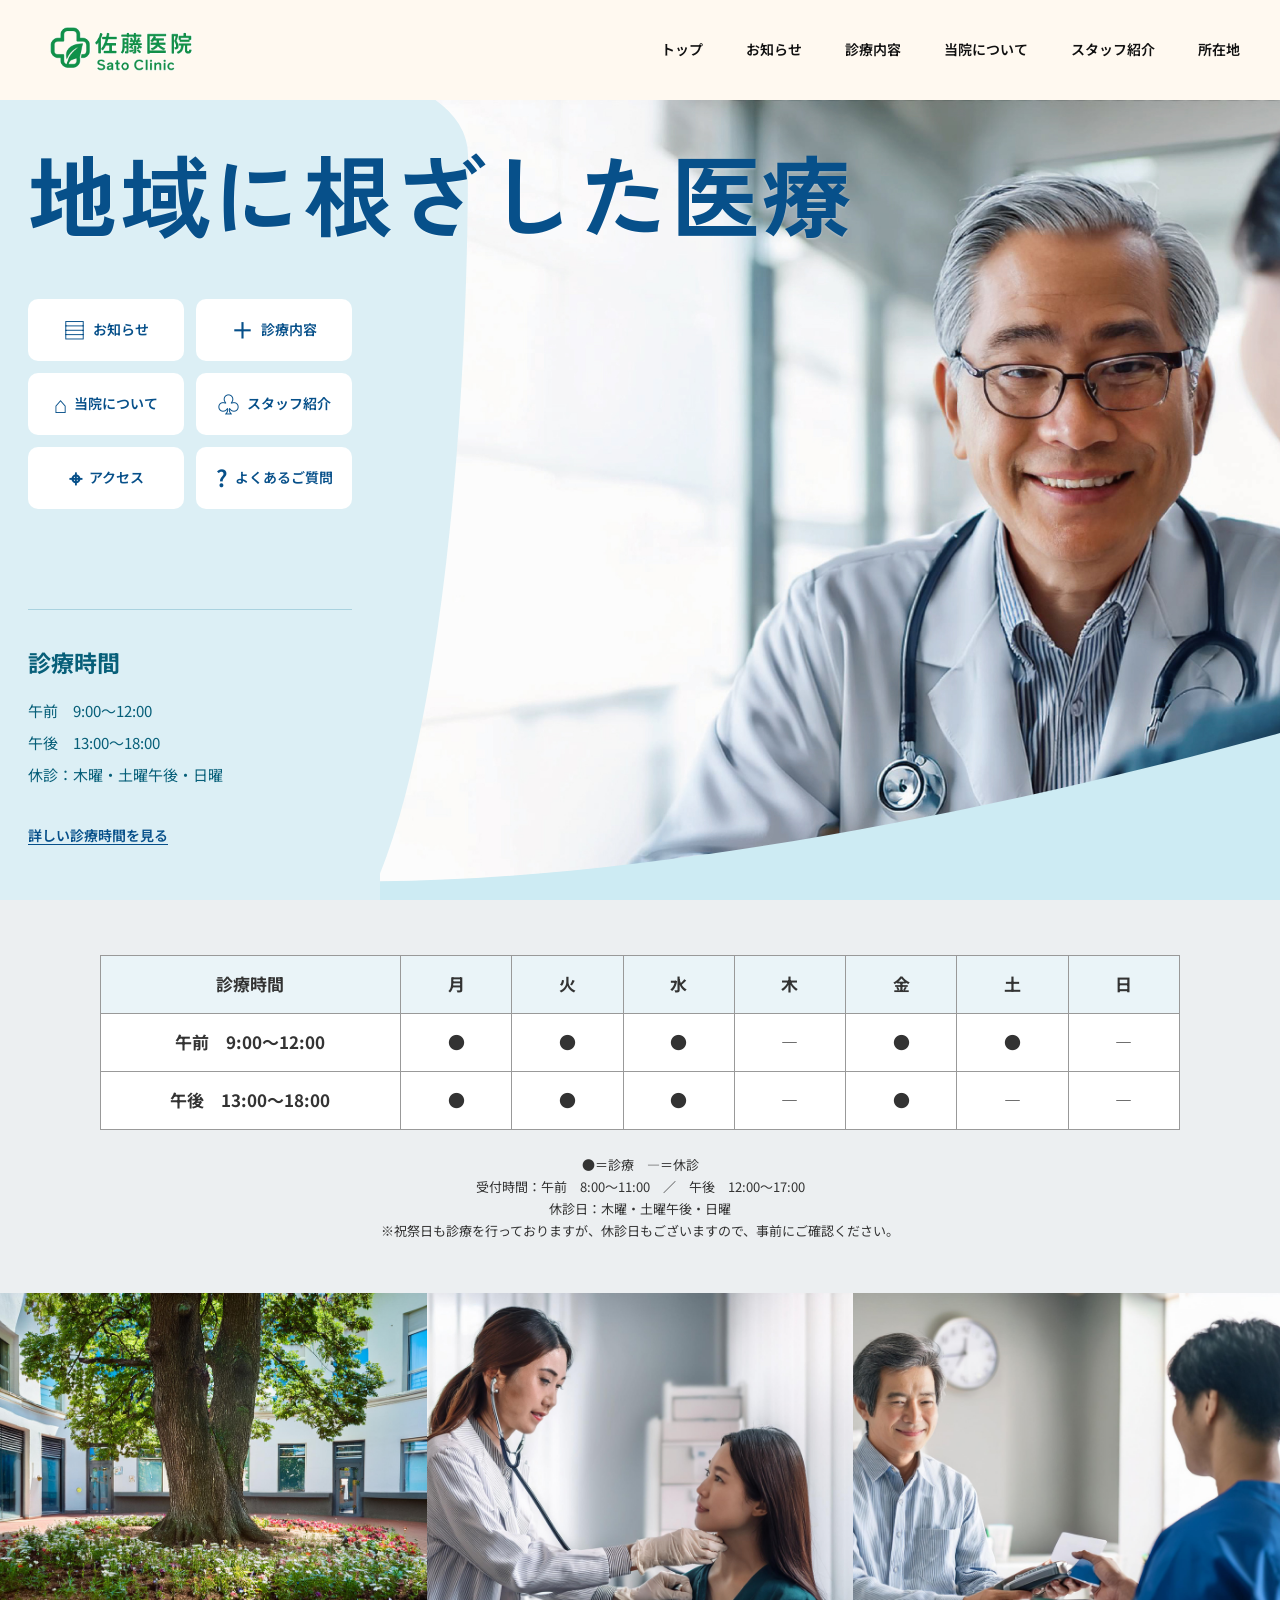
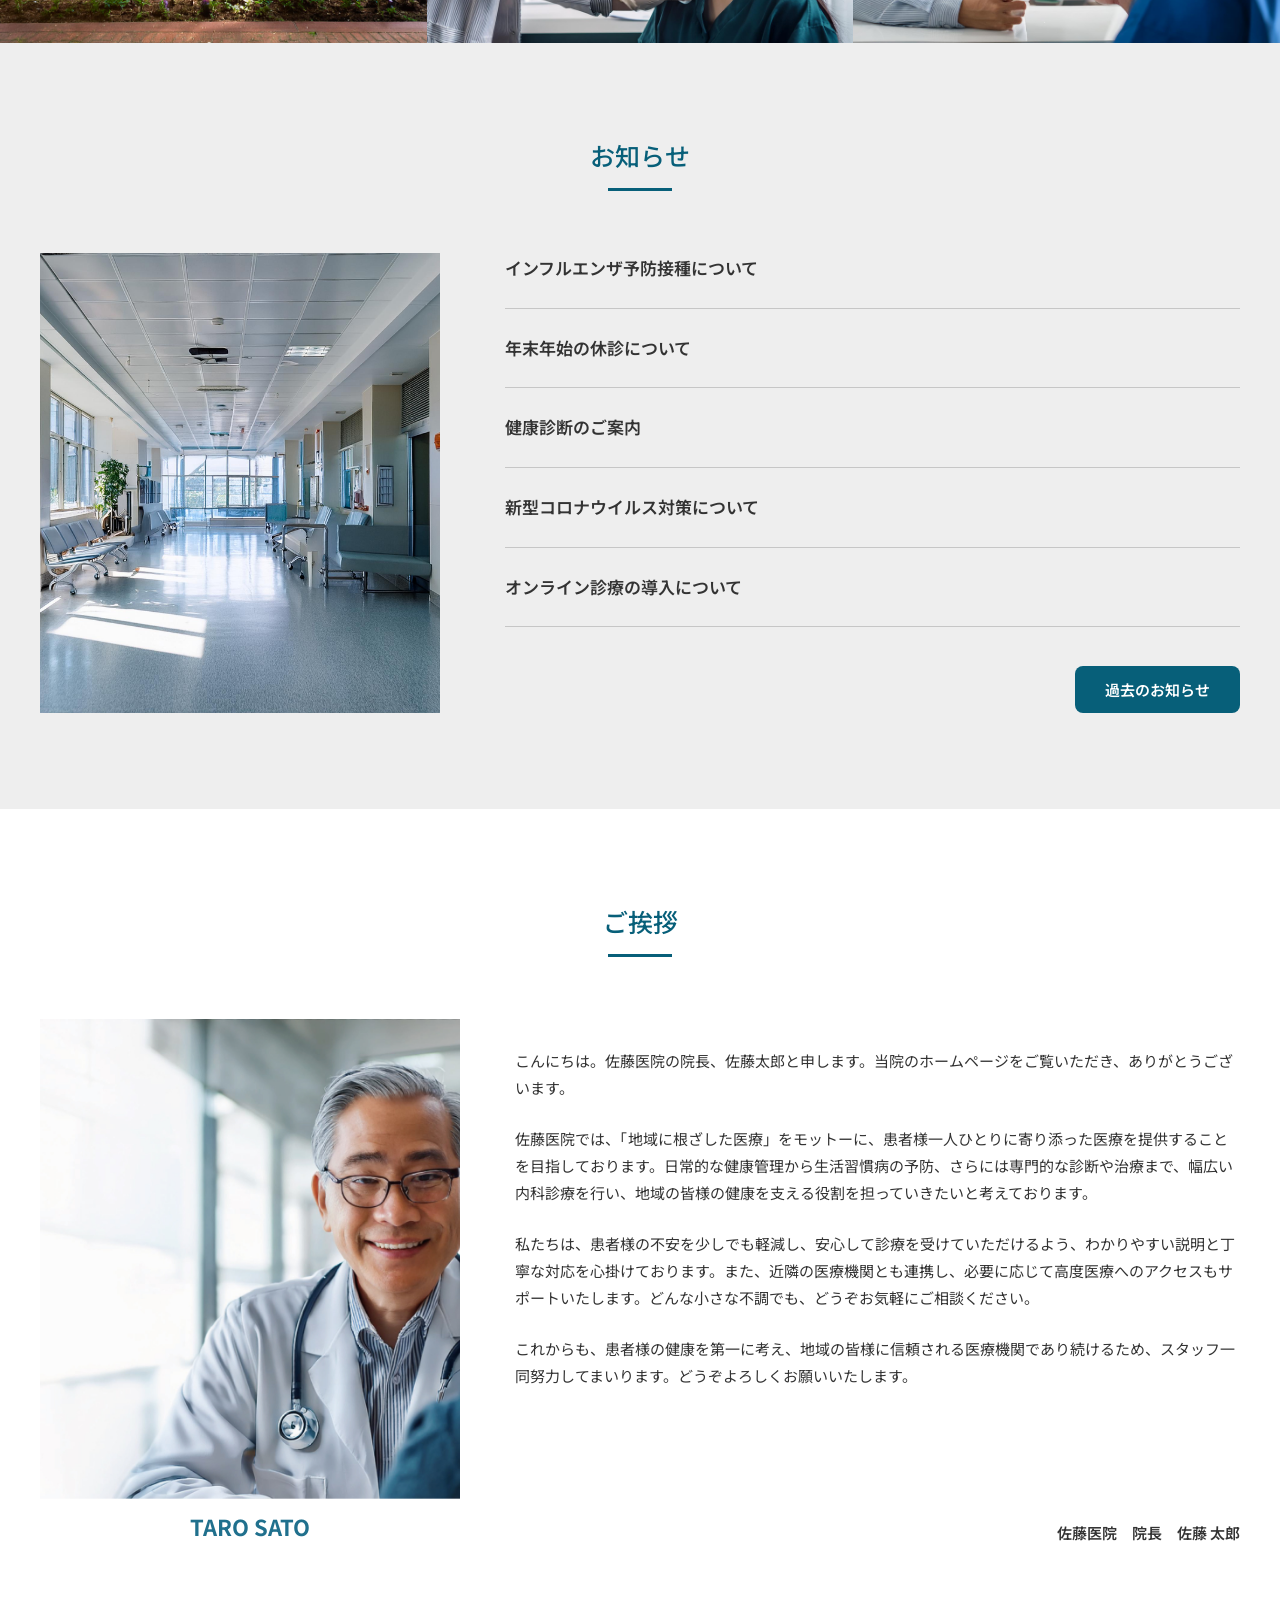
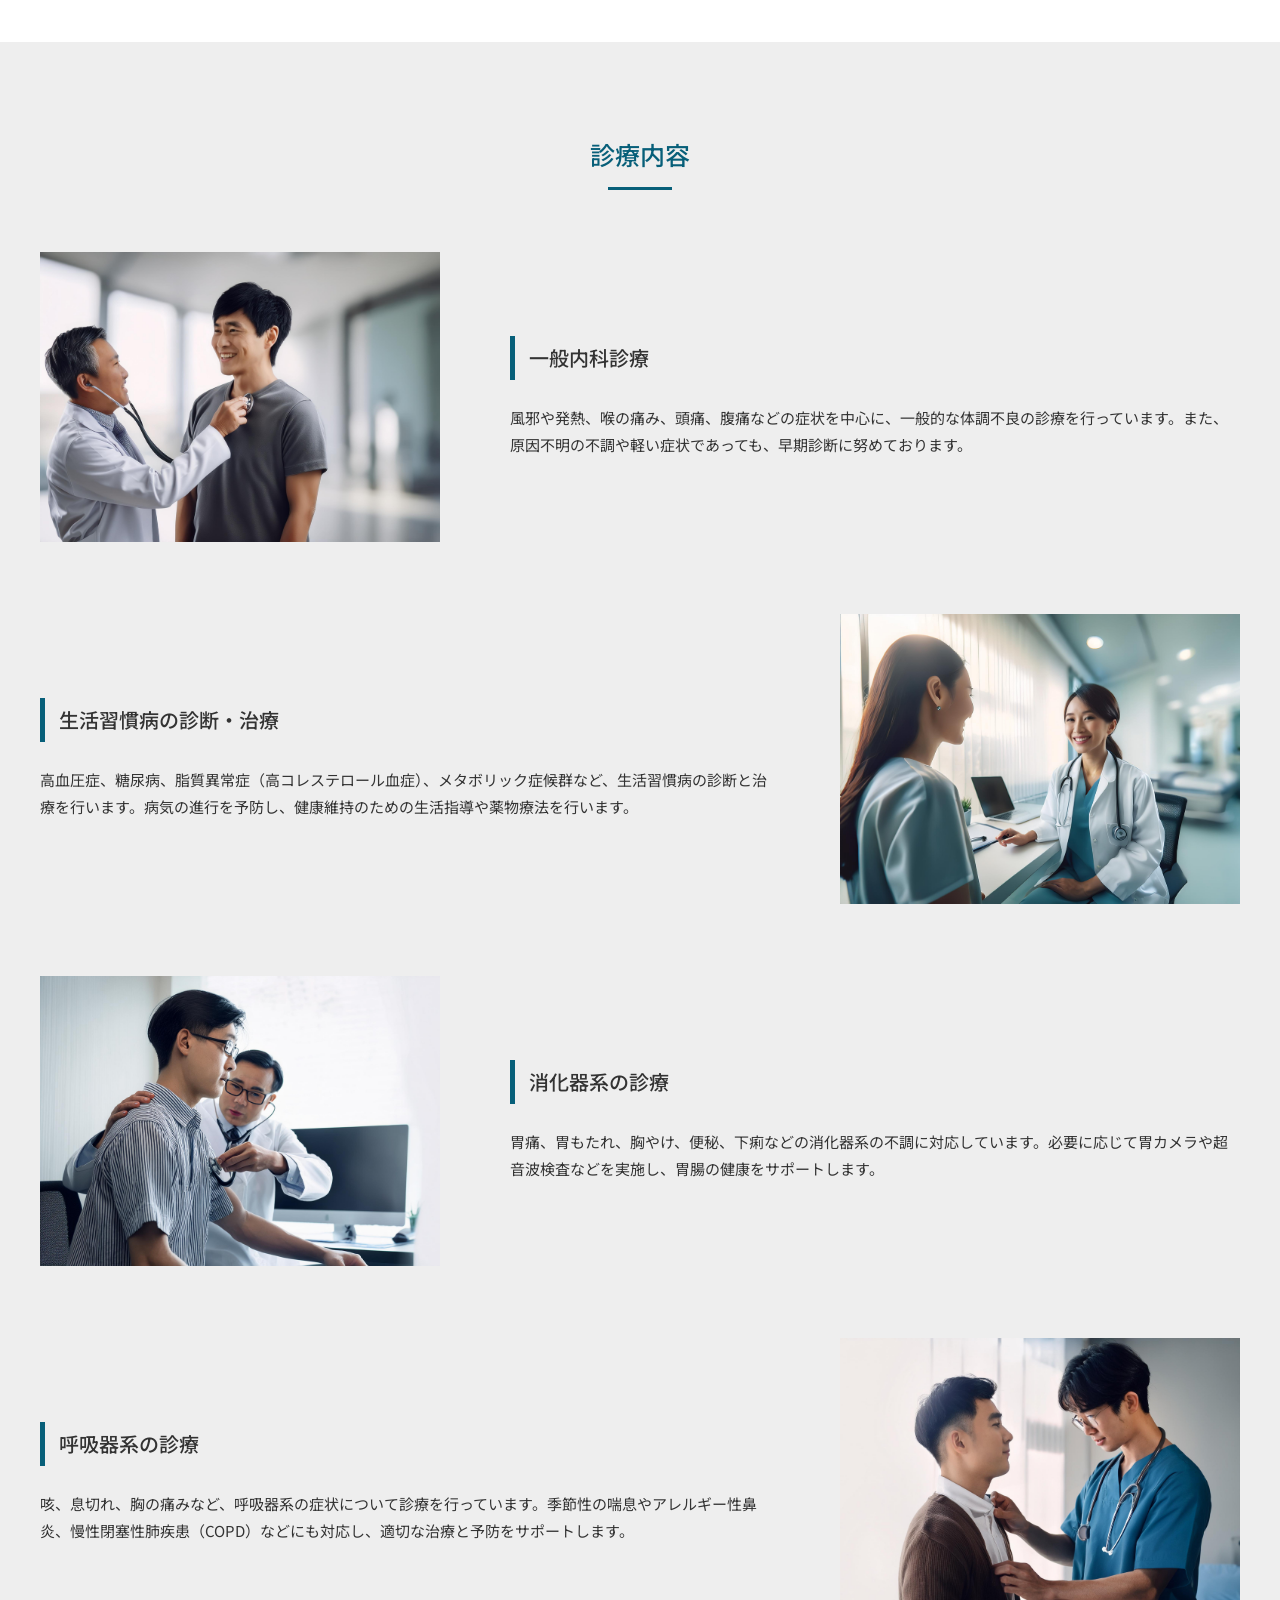
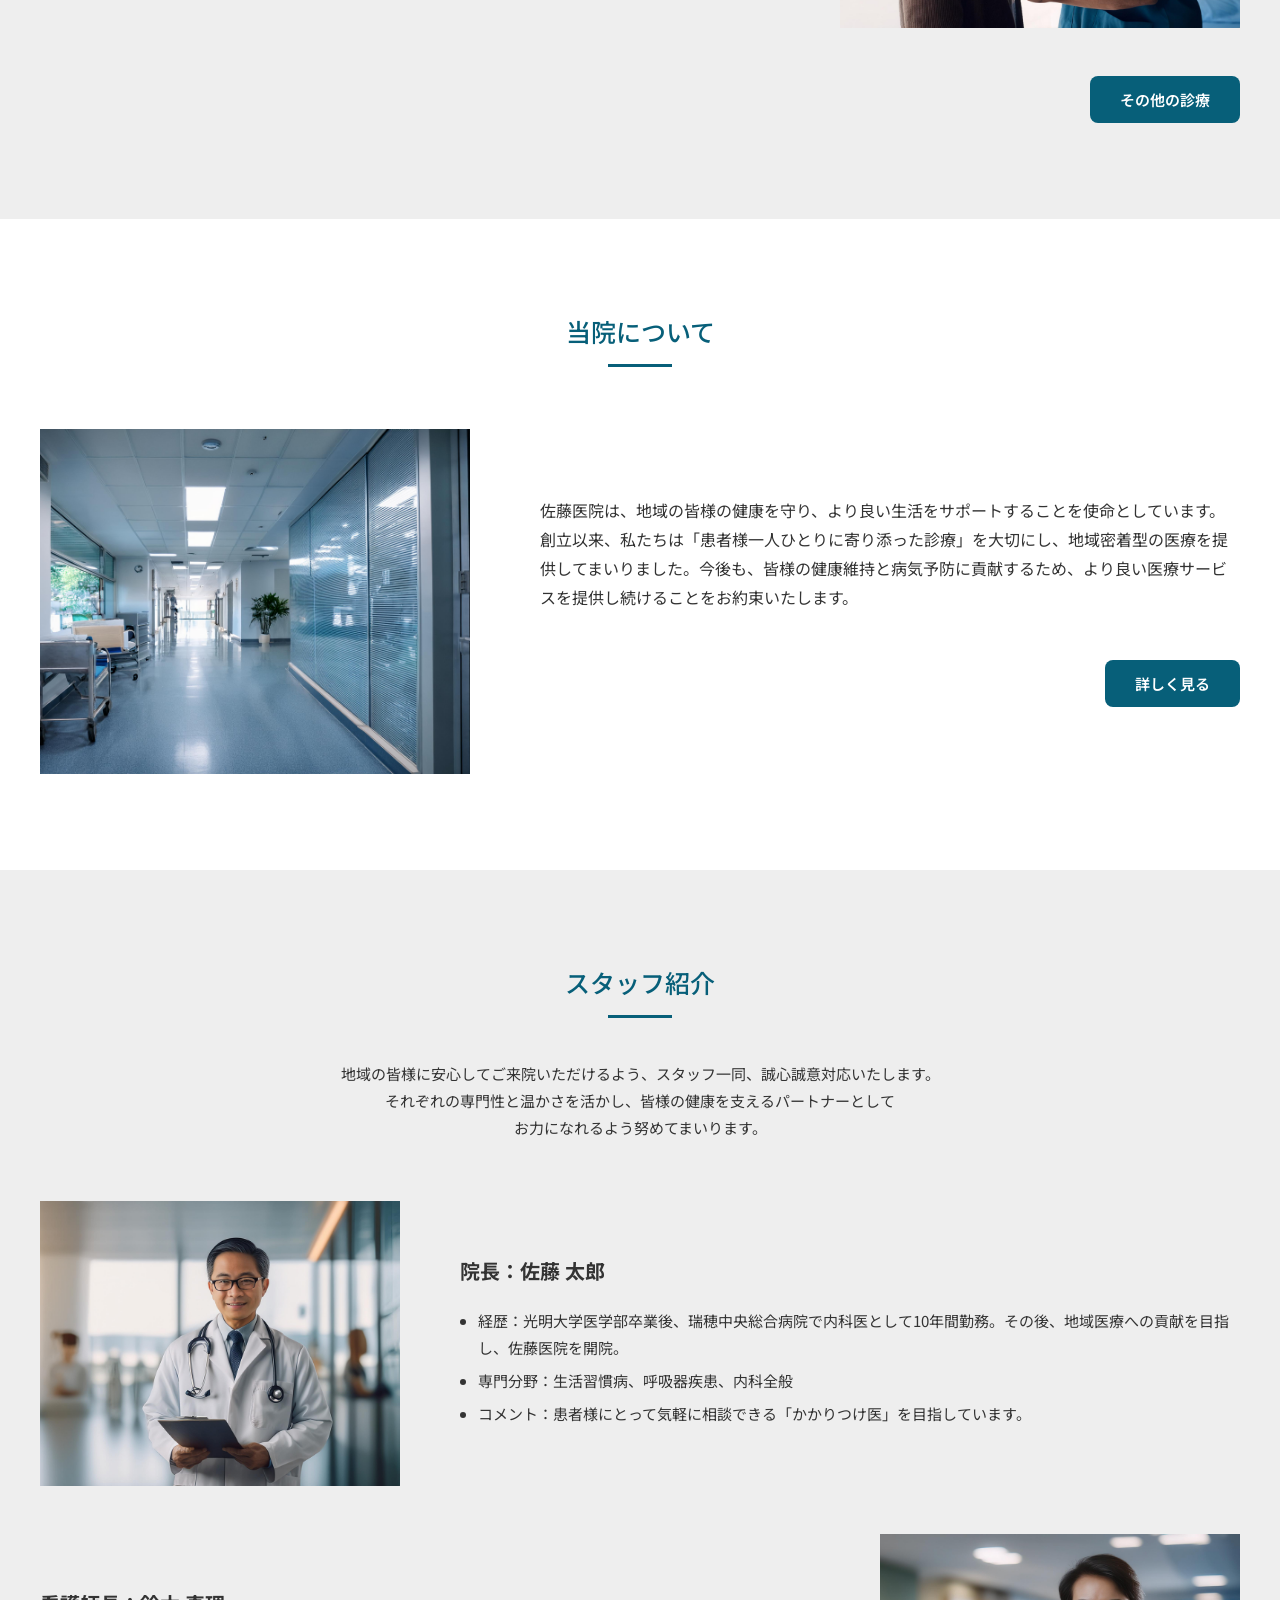
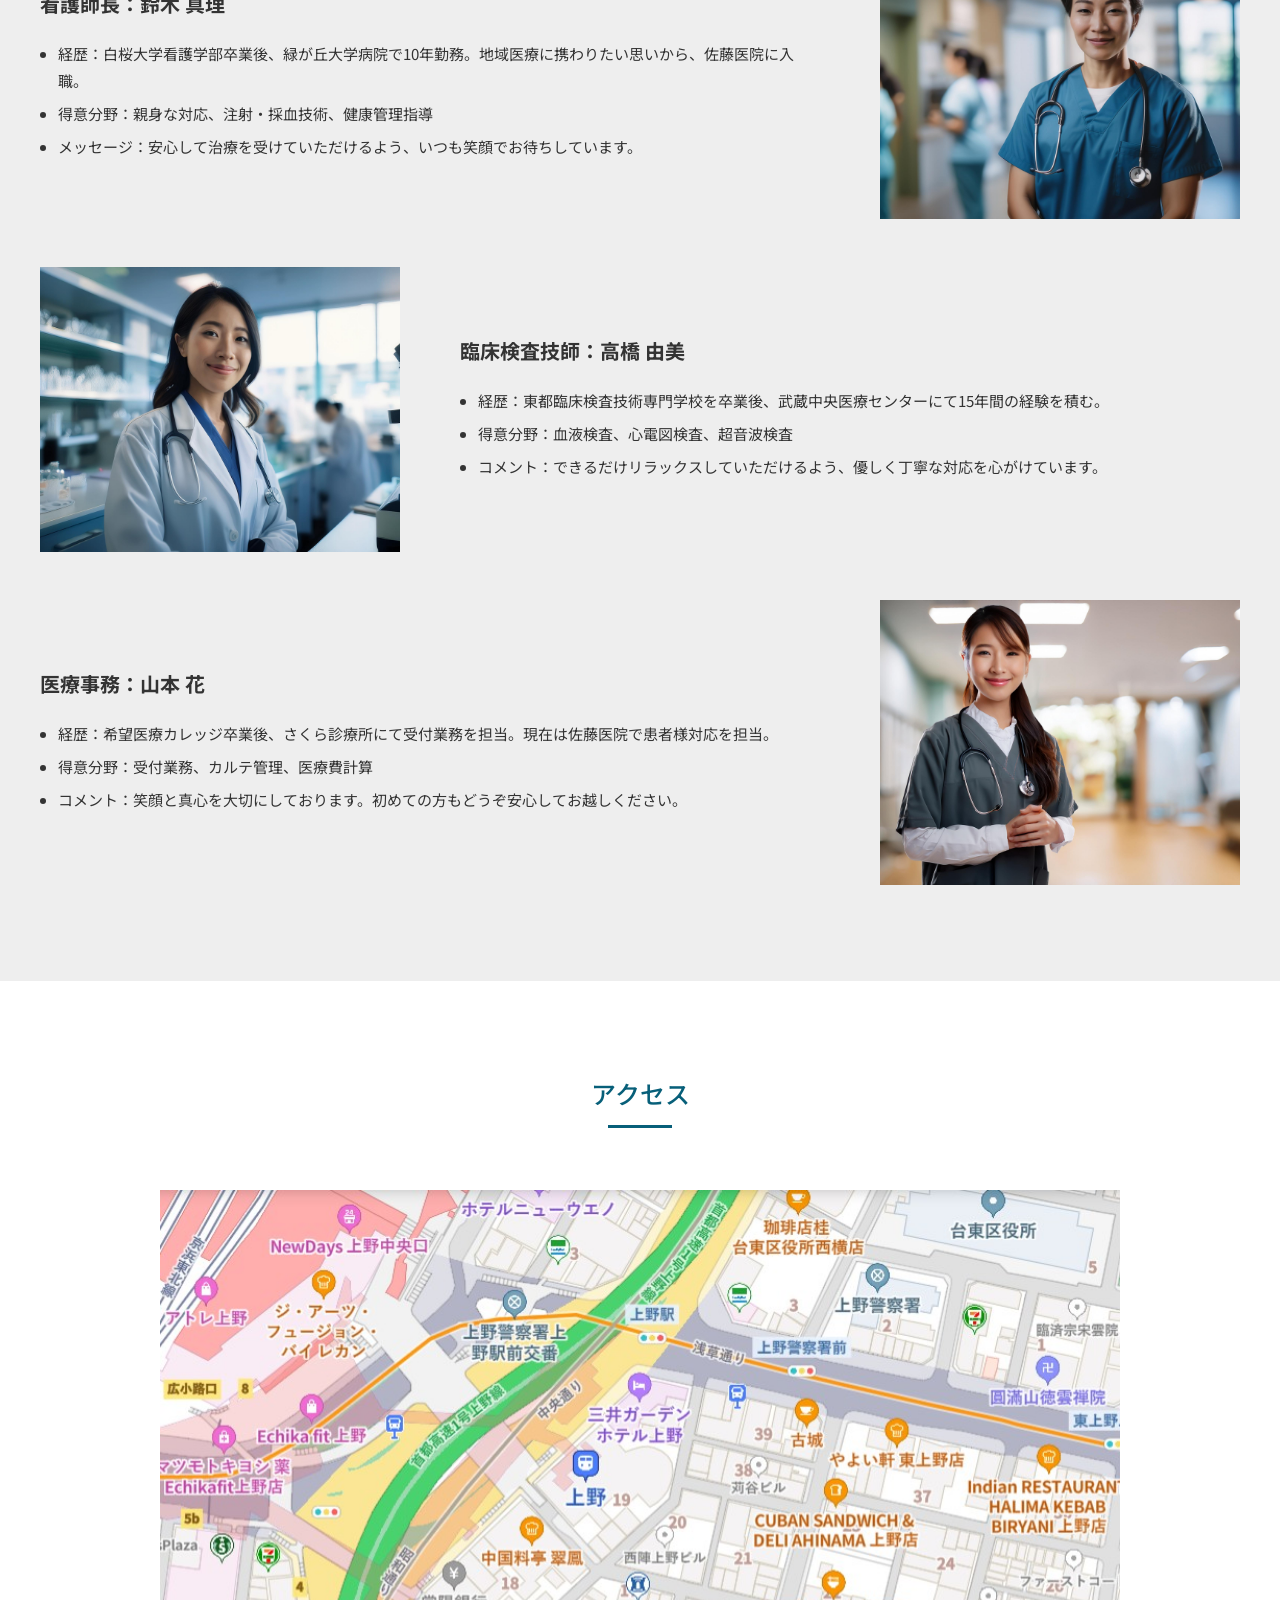
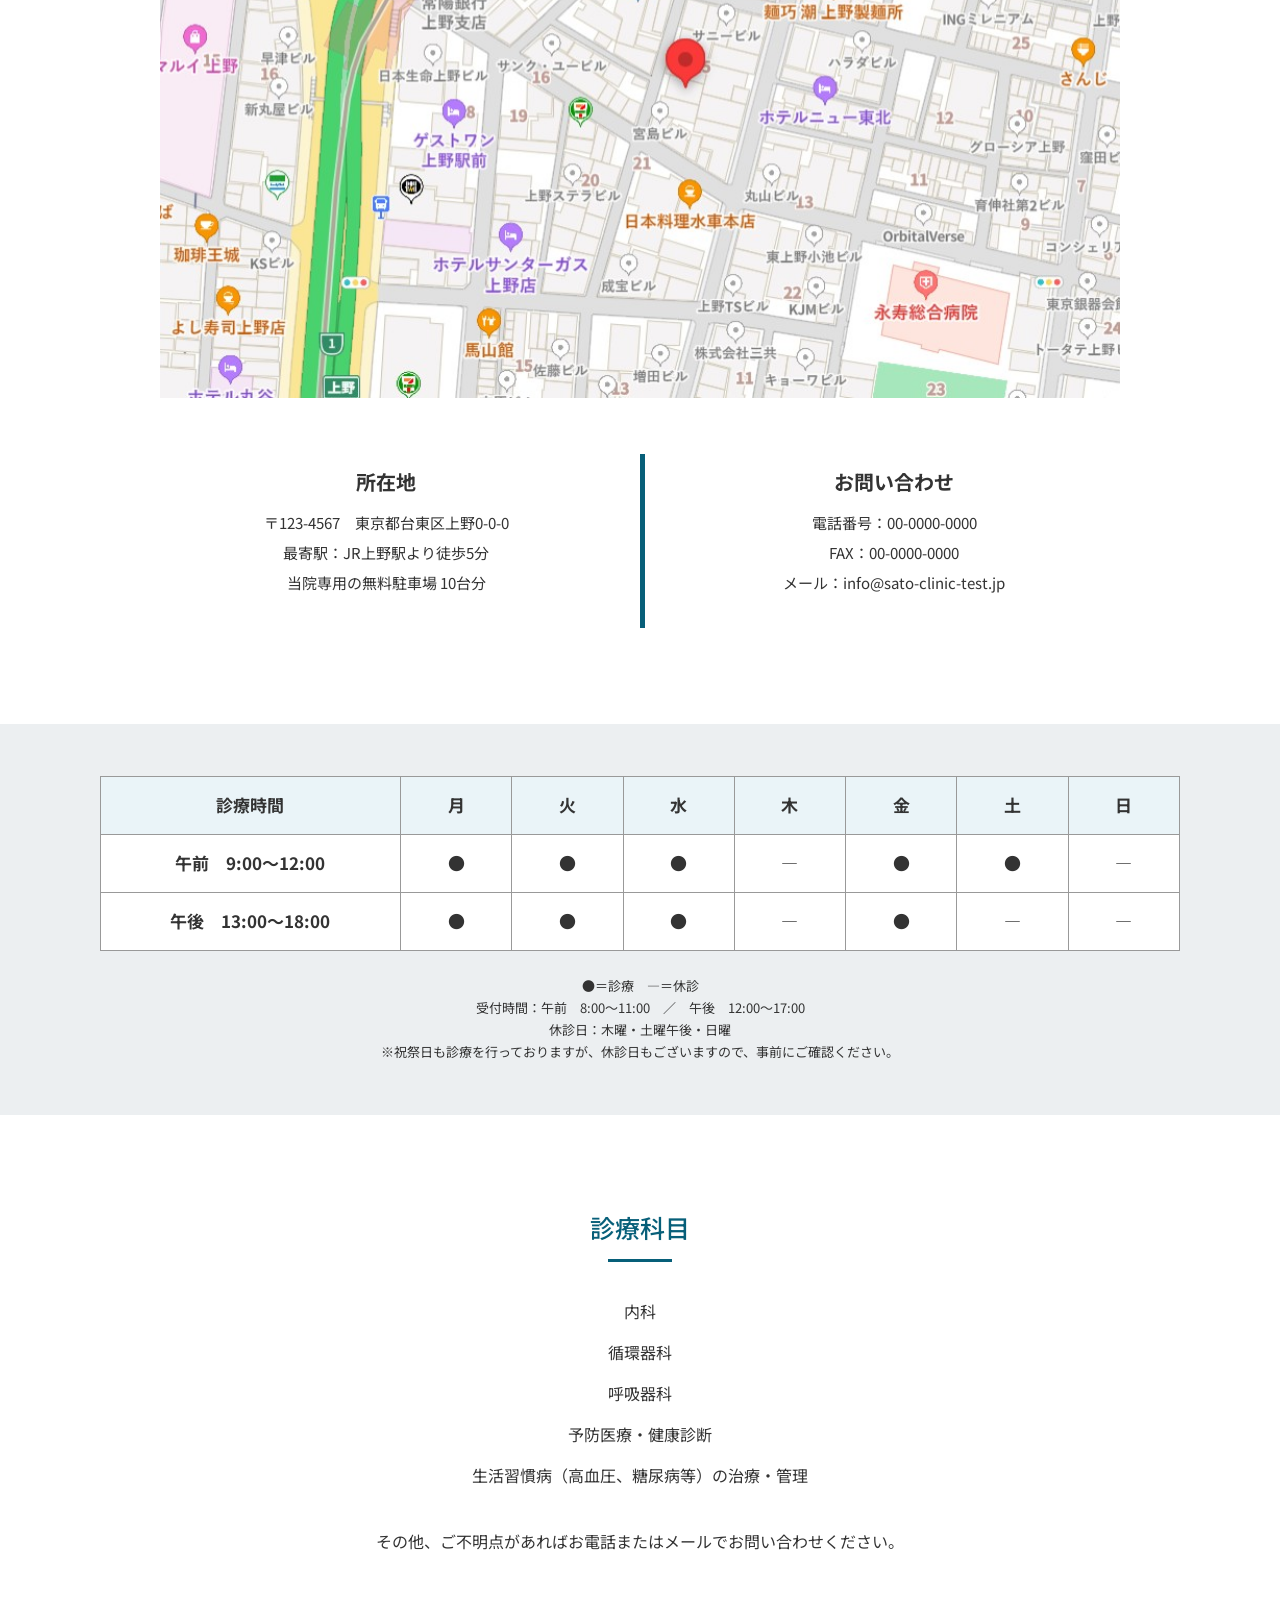
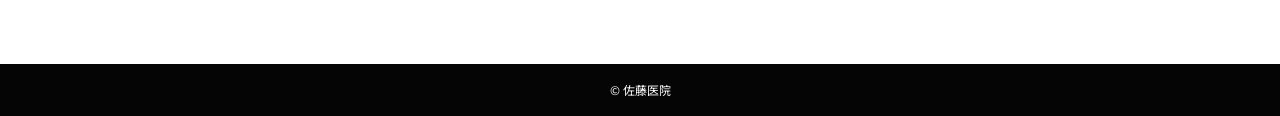
<file: index.html>
<!DOCTYPE html>
<html lang="ja">
<head>
  <meta charset="UTF-8">
  <meta name="viewport" content="width=device-width, initial-scale=1.0">
  <title>佐藤医院</title>
  <link rel="preconnect" href="https://fonts.googleapis.com">
  <link rel="preconnect" href="https://fonts.gstatic.com" crossorigin>
  <link href="https://fonts.googleapis.com/css2?family=Noto+Sans+JP:wght@400;500;600;700&display=swap" rel="stylesheet">
  <link href="https://fonts.googleapis.com/css2?family=Zen+Kaku+Gothic+New:wght@700&display=swap" rel="stylesheet">
  <link href="https://fonts.googleapis.com/css2?family=M+PLUS+1p:wght@700;800&display=swap" rel="stylesheet">
  <link rel="stylesheet" href="./css/style.css">
</head>
<body>
  <header class="site-header">
    <div class="header-inner">
      <a class="logo" href="#top"><img src="./assets/Logo/logo.png" alt="佐藤医院"></a>
      <nav class="global-nav" aria-label="メインナビゲーション">
        <a href="#top">トップ</a><a href="#news">お知らせ</a><a href="#medical">診療内容</a><a href="#about">当院について</a><a href="#staff">スタッフ紹介</a><a href="#access">所在地</a>
      </nav>
    </div>
  </header>

  <main id="top">
    <section class="hero">
      <img src="./assets/Hospital_Exterior/hospital_1.jpg" alt="佐藤医院 外観">
      <div class="hero-copy">地域に根ざした<br>医療</div>
    </section>

    <section class="hours-section">
      <div class="container narrow">
        <table class="hours-table">
          <thead><tr><th>診療時間</th><th>月</th><th>火</th><th>水</th><th>木</th><th>金</th><th>土</th><th>日</th></tr></thead>
          <tbody>
            <tr><th>午前　9:00〜12:00</th><td>●</td><td>●</td><td>●</td><td>―</td><td>●</td><td>●</td><td>―</td></tr>
            <tr><th>午後　13:00〜18:00</th><td>●</td><td>●</td><td>●</td><td>―</td><td>●</td><td>―</td><td>―</td></tr>
          </tbody>
        </table>
        <div class="hours-note">
          <p>●＝診療　―＝休診</p>
          <p>受付時間：午前　8:00〜11:00　／　午後　12:00〜17:00</p>
          <p>休診日：木曜・土曜午後・日曜</p>
          <p>※祝祭日も診療を行っておりますが、休診日もございますので、事前にご確認ください。</p>
        </div>
      </div>
    </section>

    <section class="photo-strip" aria-label="院内イメージ">
      <img src="./assets/Hospital_Exterior/hospital_2.jpg" alt="医院外観">
      <img src="./assets/Patient_Image/patient_3.jpg" alt="診療風景">
      <img src="./assets/Infomation_Image/information_1.jpg" alt="診察風景">
    </section>

    <div class="photo-dots" aria-label="院内写真ページ">
      <button type="button" class="photo-dot active" aria-label="1枚目"></button>
      <button type="button" class="photo-dot" aria-label="2枚目"></button>
      <button type="button" class="photo-dot" aria-label="3枚目"></button>
    </div>

    <section class="section section-gray" id="news">
      <div class="container">
        <h2 class="section-title">お知らせ</h2>
        <div class="news-layout">
          <img class="news-photo" src="./assets/Hospital_Exterior/hospital_6.jpg" alt="院内">
          <div class="news-list">
            <a href="#">インフルエンザ予防接種について</a>
            <a href="#">年末年始の休診について</a>
            <a href="#">健康診断のご案内</a>
            <a href="#">新型コロナウイルス対策について</a>
            <a href="#">オンライン診療の導入について</a>
            <div class="align-right"><a class="button" href="./news.html">過去のお知らせ</a></div>
          </div>
        </div>
      </div>
    </section>

    <section class="section" id="greeting">
      <div class="container">
        <h2 class="section-title">ご挨拶</h2>
        <div class="greeting-layout">
          <div class="doctor-card"><img src="./assets/Doctor_Image/firstView.jpg" alt="院長 佐藤太郎"><strong>TARO SATO</strong></div>
          <div class="greeting-text">
            <p>こんにちは。佐藤医院の院長、佐藤太郎と申します。当院のホームページをご覧いただき、ありがとうございます。</p>
            <p>佐藤医院では、「地域に根ざした医療」をモットーに、患者様一人ひとりに寄り添った医療を提供することを目指しております。日常的な健康管理から生活習慣病の予防、さらには専門的な診断や治療まで、幅広い内科診療を行い、地域の皆様の健康を支える役割を担っていきたいと考えております。</p>
            <p>私たちは、患者様の不安を少しでも軽減し、安心して診療を受けていただけるよう、わかりやすい説明と丁寧な対応を心掛けております。また、近隣の医療機関とも連携し、必要に応じて高度医療へのアクセスもサポートいたします。どんな小さな不調でも、どうぞお気軽にご相談ください。</p>
            <p>これからも、患者様の健康を第一に考え、地域の皆様に信頼される医療機関であり続けるため、スタッフ一同努力してまいります。どうぞよろしくお願いいたします。</p>
            <p class="signature">佐藤医院　院長　佐藤 太郎</p>
          </div>
        </div>
      </div>
    </section>

    <section class="section section-gray" id="medical">
      <div class="container">
        <h2 class="section-title">診療内容</h2>
        <div class="medical-list">
          <article class="medical-row"><img src="./assets/Medical_Image/medical_10.jpg" alt="一般内科診療"><div><h3>一般内科診療</h3><p>風邪や発熱、喉の痛み、頭痛、腹痛などの症状を中心に、一般的な体調不良の診療を行っています。また、原因不明の不調や軽い症状であっても、早期診断に努めております。</p></div></article>
          <article class="medical-row reverse"><img src="./assets/Medical_Image/medical_4.jpg" alt="生活習慣病の診断・治療"><div><h3>生活習慣病の診断・治療</h3><p>高血圧症、糖尿病、脂質異常症（高コレステロール血症）、メタボリック症候群など、生活習慣病の診断と治療を行います。病気の進行を予防し、健康維持のための生活指導や薬物療法を行います。</p></div></article>
          <article class="medical-row"><img src="./assets/Medical_Image/medical_5.jpg" alt="消化器系の診療"><div><h3>消化器系の診療</h3><p>胃痛、胃もたれ、胸やけ、便秘、下痢などの消化器系の不調に対応しています。必要に応じて胃カメラや超音波検査などを実施し、胃腸の健康をサポートします。</p></div></article>
          <article class="medical-row reverse"><img src="./assets/Medical_Image/medical_6.jpg" alt="呼吸器系の診療"><div><h3>呼吸器系の診療</h3><p>咳、息切れ、胸の痛みなど、呼吸器系の症状について診療を行っています。季節性の喘息やアレルギー性鼻炎、慢性閉塞性肺疾患（COPD）などにも対応し、適切な治療と予防をサポートします。</p></div></article>
        </div>
        <div class="align-right"><a class="button" href="./medical.html">その他の診療</a></div>
      </div>
    </section>

    <section class="section" id="about">
      <div class="container">
        <h2 class="section-title">当院について</h2>
        <div class="about-layout"><img src="./assets/Hospital_Exterior/hospital_5.jpg" alt="院内"><div><p>佐藤医院は、地域の皆様の健康を守り、より良い生活をサポートすることを使命としています。創立以来、私たちは「患者様一人ひとりに寄り添った診療」を大切にし、地域密着型の医療を提供してまいりました。今後も、皆様の健康維持と病気予防に貢献するため、より良い医療サービスを提供し続けることをお約束いたします。</p><div class="align-right"><a class="button" href="#">詳しく見る</a></div></div></div>
      </div>
    </section>

    <section class="section section-gray" id="staff">
      <div class="container">
        <h2 class="section-title">スタッフ紹介</h2>
        <p class="staff-intro">地域の皆様に安心してご来院いただけるよう、スタッフ一同、誠心誠意対応いたします。<br>それぞれの専門性と温かさを活かし、皆様の健康を支えるパートナーとして<br>お力になれるよう努めてまいります。</p>
        <div class="staff-list">
          <article class="staff-row"><img src="./assets/Doctor_Image/sato_taro.jpg" alt="院長 佐藤太郎"><div><h3>院長：佐藤 太郎</h3><ul><li>経歴：光明大学医学部卒業後、瑞穂中央総合病院で内科医として10年間勤務。その後、地域医療への貢献を目指し、佐藤医院を開院。</li><li>専門分野：生活習慣病、呼吸器疾患、内科全般</li><li>コメント：患者様にとって気軽に相談できる「かかりつけ医」を目指しています。</li></ul></div></article>
          <article class="staff-row reverse"><img src="./assets/Doctor_Image/suzuki_mari.jpg" alt="看護師長 鈴木真理"><div><h3>看護師長：鈴木 真理</h3><ul><li>経歴：白桜大学看護学部卒業後、緑が丘大学病院で10年勤務。地域医療に携わりたい思いから、佐藤医院に入職。</li><li>得意分野：親身な対応、注射・採血技術、健康管理指導</li><li>メッセージ：安心して治療を受けていただけるよう、いつも笑顔でお待ちしています。</li></ul></div></article>
          <article class="staff-row"><img src="./assets/Doctor_Image/takahashi_yumi.jpg" alt="臨床検査技師 高橋由美"><div><h3>臨床検査技師：高橋 由美</h3><ul><li>経歴：東都臨床検査技術専門学校を卒業後、武蔵中央医療センターにて15年間の経験を積む。</li><li>得意分野：血液検査、心電図検査、超音波検査</li><li>コメント：できるだけリラックスしていただけるよう、優しく丁寧な対応を心がけています。</li></ul></div></article>
          <article class="staff-row reverse"><img src="./assets/Doctor_Image/yamamoto_hana.jpg" alt="医療事務 山本花"><div><h3>医療事務：山本 花</h3><ul><li>経歴：希望医療カレッジ卒業後、さくら診療所にて受付業務を担当。現在は佐藤医院で患者様対応を担当。</li><li>得意分野：受付業務、カルテ管理、医療費計算</li><li>コメント：笑顔と真心を大切にしております。初めての方もどうぞ安心してお越しください。</li></ul></div></article>
        </div>
      </div>
    </section>

    <section class="section" id="access">
      <div class="container">
        <h2 class="section-title">アクセス</h2>
        <div class="access-layout"><img src="./assets/map.jpg" alt="佐藤医院周辺地図"><div class="access-text"><h3>所在地</h3><p>〒123-4567　東京都台東区上野0-0-0<br>最寄駅：JR上野駅より徒歩5分<br>当院専用の無料駐車場 10台分</p><h3>お問い合わせ</h3><p>電話番号：00-0000-0000<br>FAX：00-0000-0000<br>メール：info@sato-clinic-test.jp</p></div></div>
      </div>
    </section>

    <section class="hours-section bottom-hours"><div class="container narrow"><table class="hours-table"><thead><tr><th>診療時間</th><th>月</th><th>火</th><th>水</th><th>木</th><th>金</th><th>土</th><th>日</th></tr></thead><tbody><tr><th>午前　9:00〜12:00</th><td>●</td><td>●</td><td>●</td><td>―</td><td>●</td><td>●</td><td>―</td></tr><tr><th>午後　13:00〜18:00</th><td>●</td><td>●</td><td>●</td><td>―</td><td>●</td><td>―</td><td>―</td></tr></tbody></table><div class="hours-note"><p>●＝診療　―＝休診</p><p>受付時間：午前　8:00〜11:00　／　午後　12:00〜17:00</p><p>休診日：木曜・土曜午後・日曜</p><p>※祝祭日も診療を行っておりますが、休診日もございますので、事前にご確認ください。</p></div></div></section>

    <section class="section subjects"><div class="container"><h2 class="section-title">診療科目</h2><p>内科</p><p>循環器科</p><p>呼吸器科</p><p>予防医療・健康診断</p><p>生活習慣病（高血圧、糖尿病等）の治療・管理</p><p class="subject-note">その他、ご不明点があればお電話またはメールでお問い合わせください。</p></div></section>
  </main>

  <footer class="site-footer">© 佐藤医院</footer>
  <script>
    const gallery = document.querySelector('.photo-strip');
    const photoDots = document.querySelectorAll('.photo-dot');
    if (gallery && photoDots.length) {
      const updatePhotoDots = () => {
        const index = Math.round(gallery.scrollLeft / gallery.clientWidth);
        photoDots.forEach((dot, dotIndex) => dot.classList.toggle('active', dotIndex === index));
      };
      photoDots.forEach((dot, index) => dot.addEventListener('click', () => {
        gallery.scrollTo({left: index * gallery.clientWidth, behavior: 'smooth'});
      }));
      gallery.addEventListener('scroll', updatePhotoDots, {passive: true});
      updatePhotoDots();
    }
    document.querySelectorAll('.news-list>a:not(.button)').forEach((link, index) => {
      link.href = `./news.html#news-${index + 1}`;
    });
    const sections = document.querySelectorAll('main > section');
    const reduceMotion = window.matchMedia('(prefers-reduced-motion: reduce)').matches;

    if (reduceMotion) {
      sections.forEach((section) => section.classList.add('is-visible'));
    } else {
      sections.forEach((section) => section.classList.add('reveal-section'));
      const observer = new IntersectionObserver((entries, observer) => {
        entries.forEach((entry) => {
          if (entry.isIntersecting) {
            entry.target.classList.add('is-visible');
            observer.unobserve(entry.target);
          }
        });
      }, { threshold: 0.1 });
      sections.forEach((section) => observer.observe(section));
    }
    const hero = document.querySelector('.hero');
    if (hero) {
      hero.innerHTML = `<div class="hero-panel"><a class="hero-panel-logo" href="#top"><img src="./assets/Logo/logo.png" alt="佐藤医院"></a><div class="hero-panel-copy">地域に根ざした<br>医療</div><nav class="hero-links" aria-label="主要メニュー"><a href="./news.html"><span>▤</span>お知らせ</a><a href="./medical.html"><span>＋</span>診療内容</a><a href="./about.html"><span>⌂</span>当院について</a><a href="#staff"><span>♧</span>スタッフ紹介</a><a href="#access"><span>⌖</span>アクセス</a><a href="./faq.html"><span>?</span>よくあるご質問</a></nav><div class="hero-hours"><h2>診療時間</h2><p>午前　9:00〜12:00</p><p>午後　13:00〜18:00</p><small>月・火・水・金・土：診療　／　木・日：休診</small></div></div><div class="hero-photo"><img src="./assets/Hospital_Exterior/hospital_1.jpg" alt="佐藤医院 外観"></div>`;
    }
  </script>
<script>const aboutButton = document.querySelector('#about .button'); if (aboutButton) aboutButton.href = './about.html';</script>
<script>
  const heroPhoto = document.querySelector('.hero-photo img');
  if (heroPhoto) {
    heroPhoto.src = './assets/Doctor_Image/firstView.jpg';
    heroPhoto.alt = '佐藤医院 診療風景';
  }
  const heroHours = document.querySelector('.hero-hours');
  const hoursTable = document.querySelector('.hours-section .hours-table');
  const hoursNote = document.querySelector('.hours-section .hours-note');
  if (heroHours && hoursTable && hoursNote) {
    heroHours.replaceChildren(Object.assign(document.createElement('h2'), {textContent: '診療時間'}), hoursTable.cloneNode(true), hoursNote.cloneNode(true));
  }
</script>
<script>document.querySelector('.hero')?.classList.add('hero-ready');</script>
<script>
  const heroPhotoArea = document.querySelector('.hero-photo');
  if (heroPhotoArea) {
    const wave = document.createElementNS('http://www.w3.org/2000/svg', 'svg');
    wave.classList.add('hero-wave');
    wave.setAttribute('viewBox', '0 0 1000 180');
    wave.setAttribute('preserveAspectRatio', 'none');
    wave.setAttribute('aria-hidden', 'true');
    wave.innerHTML = '<path d="M0 150 C300 148 690 78 1000 0 L1000 180 L0 180 Z" fill="#cdebf3"/>';
    heroPhotoArea.appendChild(wave);
  }
</script>
<script>document.querySelector('.hero-panel-logo')?.remove();</script>
<script>
  const detailHours = document.querySelector('.hours-section:not(.bottom-hours)');
  if (detailHours) detailHours.id = 'hero-hours-detail';
  const compactHours = document.querySelector('.hero-hours');
  if (compactHours) {
    compactHours.innerHTML = '<h2>診療時間</h2><p>午前　9:00〜12:00</p><p>午後　13:00〜18:00</p><p>休診：木曜・土曜午後・日曜</p><a class="hero-hours-link" href="#hero-hours-detail">詳しい診療時間を見る</a>';
  }
</script>
<script>document.querySelector('.hero-hours')?.classList.add('is-compact');</script>
</body>
</html>
</file>
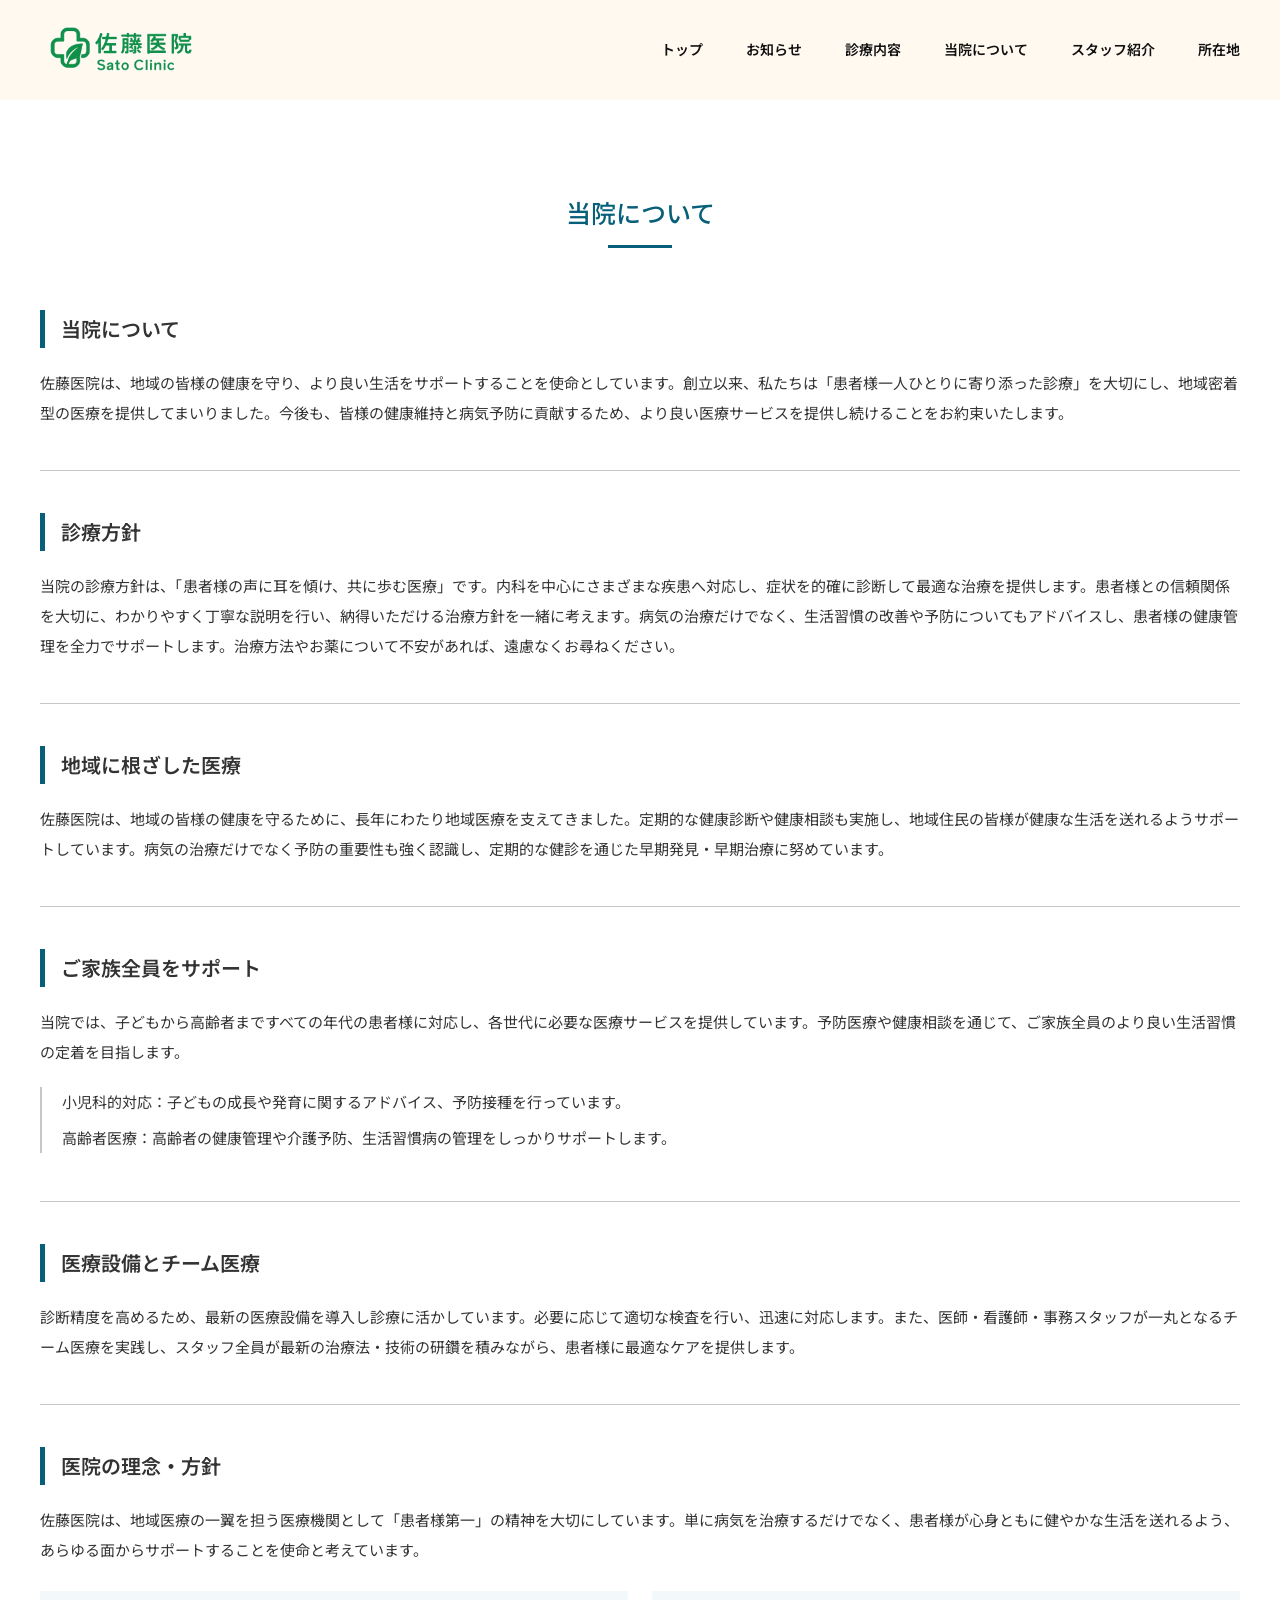
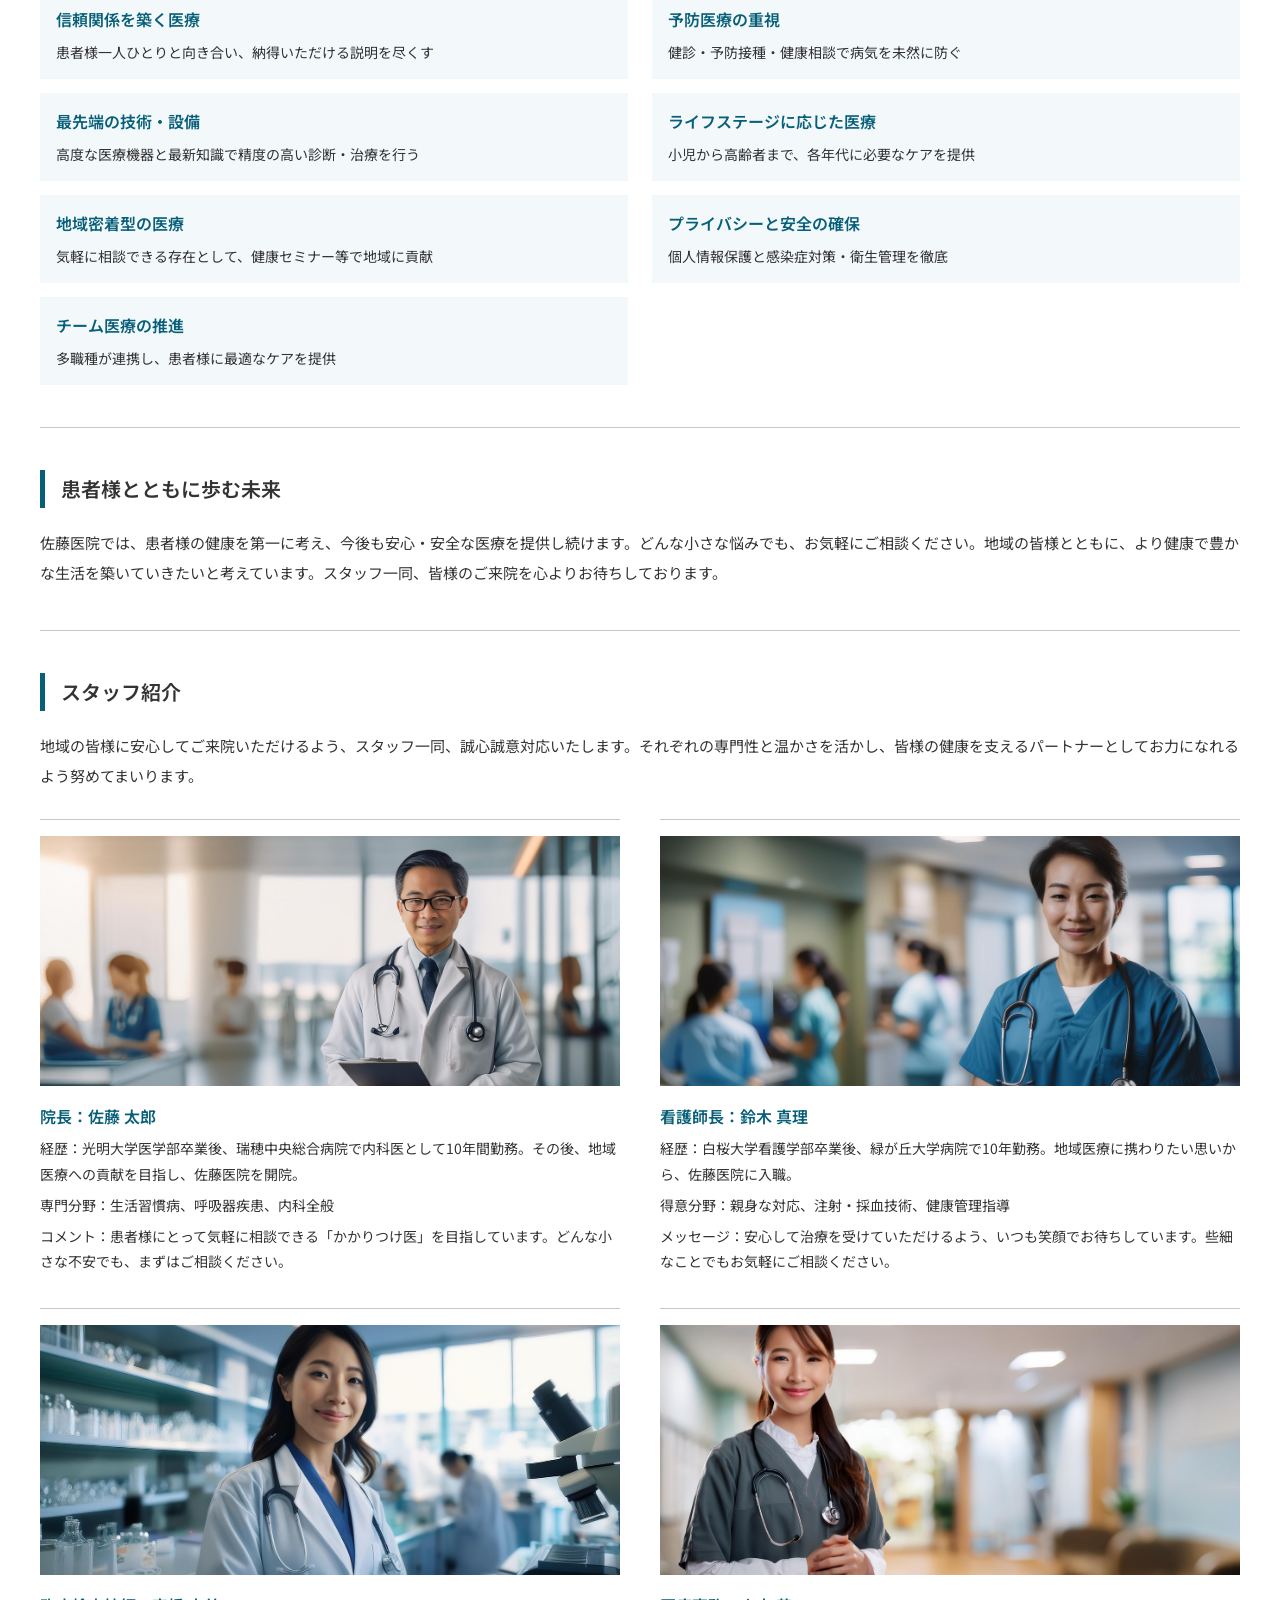
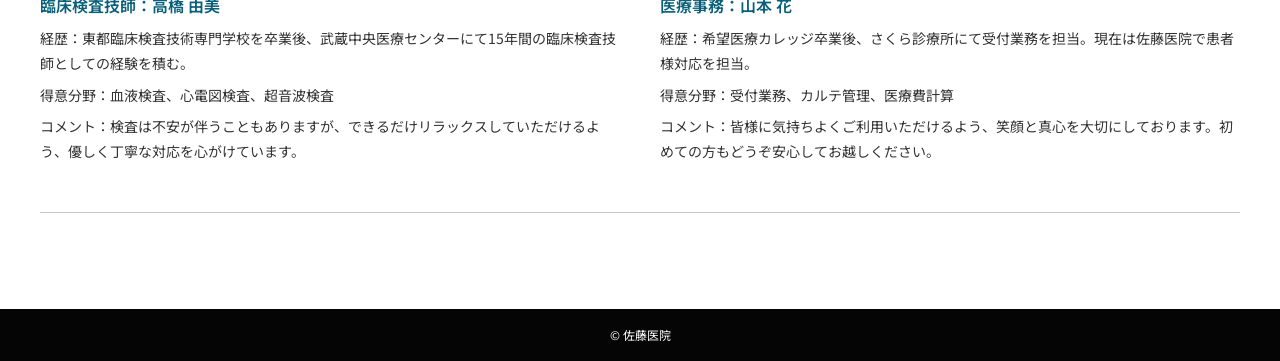
<file: about.html>
<!DOCTYPE html>
<html lang="ja">
<head>
  <meta charset="UTF-8"><meta name="viewport" content="width=device-width, initial-scale=1.0">
  <title>当院について | 佐藤医院</title>
  <link rel="preconnect" href="https://fonts.googleapis.com"><link rel="preconnect" href="https://fonts.gstatic.com" crossorigin>
  <link href="https://fonts.googleapis.com/css2?family=Noto+Sans+JP:wght@400;500;600;700&display=swap" rel="stylesheet"><link rel="stylesheet" href="./css/style.css">
</head>
<body>
  <header class="site-header"><div class="header-inner"><a class="logo" href="./index.html#top"><img src="./assets/Logo/logo.png" alt="佐藤医院"></a><nav class="global-nav" aria-label="メインナビゲーション"><a href="./index.html">トップ</a><a href="./news.html">お知らせ</a><a href="./medical.html">診療内容</a><a href="./about.html">当院について</a><a href="./index.html#staff">スタッフ紹介</a><a href="./index.html#access">所在地</a></nav></div></header>
  <main><section class="section about-page"><div class="container"><h1 class="section-title">当院について</h1><div class="about-page-list">
    <article><h2>当院について</h2><p>佐藤医院は、地域の皆様の健康を守り、より良い生活をサポートすることを使命としています。創立以来、私たちは「患者様一人ひとりに寄り添った診療」を大切にし、地域密着型の医療を提供してまいりました。今後も、皆様の健康維持と病気予防に貢献するため、より良い医療サービスを提供し続けることをお約束いたします。</p></article>
    <article><h2>診療方針</h2><p>当院の診療方針は、「患者様の声に耳を傾け、共に歩む医療」です。内科を中心にさまざまな疾患へ対応し、症状を的確に診断して最適な治療を提供します。患者様との信頼関係を大切に、わかりやすく丁寧な説明を行い、納得いただける治療方針を一緒に考えます。病気の治療だけでなく、生活習慣の改善や予防についてもアドバイスし、患者様の健康管理を全力でサポートします。治療方法やお薬について不安があれば、遠慮なくお尋ねください。</p></article>
    <article><h2>地域に根ざした医療</h2><p>佐藤医院は、地域の皆様の健康を守るために、長年にわたり地域医療を支えてきました。定期的な健康診断や健康相談も実施し、地域住民の皆様が健康な生活を送れるようサポートしています。病気の治療だけでなく予防の重要性も強く認識し、定期的な健診を通じた早期発見・早期治療に努めています。</p></article>
    <article><h2>ご家族全員をサポート</h2><p>当院では、子どもから高齢者まですべての年代の患者様に対応し、各世代に必要な医療サービスを提供しています。予防医療や健康相談を通じて、ご家族全員のより良い生活習慣の定着を目指します。</p><div class="about-subitems"><p>小児科的対応：子どもの成長や発育に関するアドバイス、予防接種を行っています。</p><p>高齢者医療：高齢者の健康管理や介護予防、生活習慣病の管理をしっかりサポートします。</p></div></article>
    <article><h2>医療設備とチーム医療</h2><p>診断精度を高めるため、最新の医療設備を導入し診療に活かしています。必要に応じて適切な検査を行い、迅速に対応します。また、医師・看護師・事務スタッフが一丸となるチーム医療を実践し、スタッフ全員が最新の治療法・技術の研鑽を積みながら、患者様に最適なケアを提供します。</p></article>
    <article><h2>医院の理念・方針</h2><p>佐藤医院は、地域医療の一翼を担う医療機関として「患者様第一」の精神を大切にしています。単に病気を治療するだけでなく、患者様が心身ともに健やかな生活を送れるよう、あらゆる面からサポートすることを使命と考えています。</p><div class="policy-list"><div><h3>信頼関係を築く医療</h3><p>患者様一人ひとりと向き合い、納得いただける説明を尽くす</p></div><div><h3>予防医療の重視</h3><p>健診・予防接種・健康相談で病気を未然に防ぐ</p></div><div><h3>最先端の技術・設備</h3><p>高度な医療機器と最新知識で精度の高い診断・治療を行う</p></div><div><h3>ライフステージに応じた医療</h3><p>小児から高齢者まで、各年代に必要なケアを提供</p></div><div><h3>地域密着型の医療</h3><p>気軽に相談できる存在として、健康セミナー等で地域に貢献</p></div><div><h3>プライバシーと安全の確保</h3><p>個人情報保護と感染症対策・衛生管理を徹底</p></div><div><h3>チーム医療の推進</h3><p>多職種が連携し、患者様に最適なケアを提供</p></div></div></article>
    <article><h2>患者様とともに歩む未来</h2><p>佐藤医院では、患者様の健康を第一に考え、今後も安心・安全な医療を提供し続けます。どんな小さな悩みでも、お気軽にご相談ください。地域の皆様とともに、より健康で豊かな生活を築いていきたいと考えています。スタッフ一同、皆様のご来院を心よりお待ちしております。</p></article>
    <article><h2>スタッフ紹介</h2><p>地域の皆様に安心してご来院いただけるよう、スタッフ一同、誠心誠意対応いたします。それぞれの専門性と温かさを活かし、皆様の健康を支えるパートナーとしてお力になれるよう努めてまいります。</p><div class="about-staff-list"><div><h3>院長：佐藤 太郎</h3><p>経歴：光明大学医学部卒業後、瑞穂中央総合病院で内科医として10年間勤務。その後、地域医療への貢献を目指し、佐藤医院を開院。</p><p>専門分野：生活習慣病、呼吸器疾患、内科全般</p><p>コメント：患者様にとって気軽に相談できる「かかりつけ医」を目指しています。どんな小さな不安でも、まずはご相談ください。</p></div><div><h3>看護師長：鈴木 真理</h3><p>経歴：白桜大学看護学部卒業後、緑が丘大学病院で10年勤務。地域医療に携わりたい思いから、佐藤医院に入職。</p><p>得意分野：親身な対応、注射・採血技術、健康管理指導</p><p>メッセージ：安心して治療を受けていただけるよう、いつも笑顔でお待ちしています。些細なことでもお気軽にご相談ください。</p></div><div><h3>臨床検査技師：高橋 由美</h3><p>経歴：東都臨床検査技術専門学校を卒業後、武蔵中央医療センターにて15年間の臨床検査技師としての経験を積む。</p><p>得意分野：血液検査、心電図検査、超音波検査</p><p>コメント：検査は不安が伴うこともありますが、できるだけリラックスしていただけるよう、優しく丁寧な対応を心がけています。</p></div><div><h3>医療事務：山本 花</h3><p>経歴：希望医療カレッジ卒業後、さくら診療所にて受付業務を担当。現在は佐藤医院で患者様対応を担当。</p><p>得意分野：受付業務、カルテ管理、医療費計算</p><p>コメント：皆様に気持ちよくご利用いただけるよう、笑顔と真心を大切にしております。初めての方もどうぞ安心してお越しください。</p></div></div></article>
  </div></div></section></main><footer class="site-footer">© 佐藤医院</footer>
<script>
  ['sato_taro.jpg', 'suzuki_mari.jpg', 'takahashi_yumi.jpg', 'yamamoto_hana.jpg'].forEach((filename, index) => {
    const profile = document.querySelectorAll('.about-staff-list > div')[index];
    if (!profile) return;
    const image = document.createElement('img');
    image.src = `./assets/Doctor_Image/${filename}`;
    image.alt = profile.querySelector('h3')?.textContent || '';
    profile.insertBefore(image, profile.firstElementChild);
  });
</script>
</body></html>
</file>
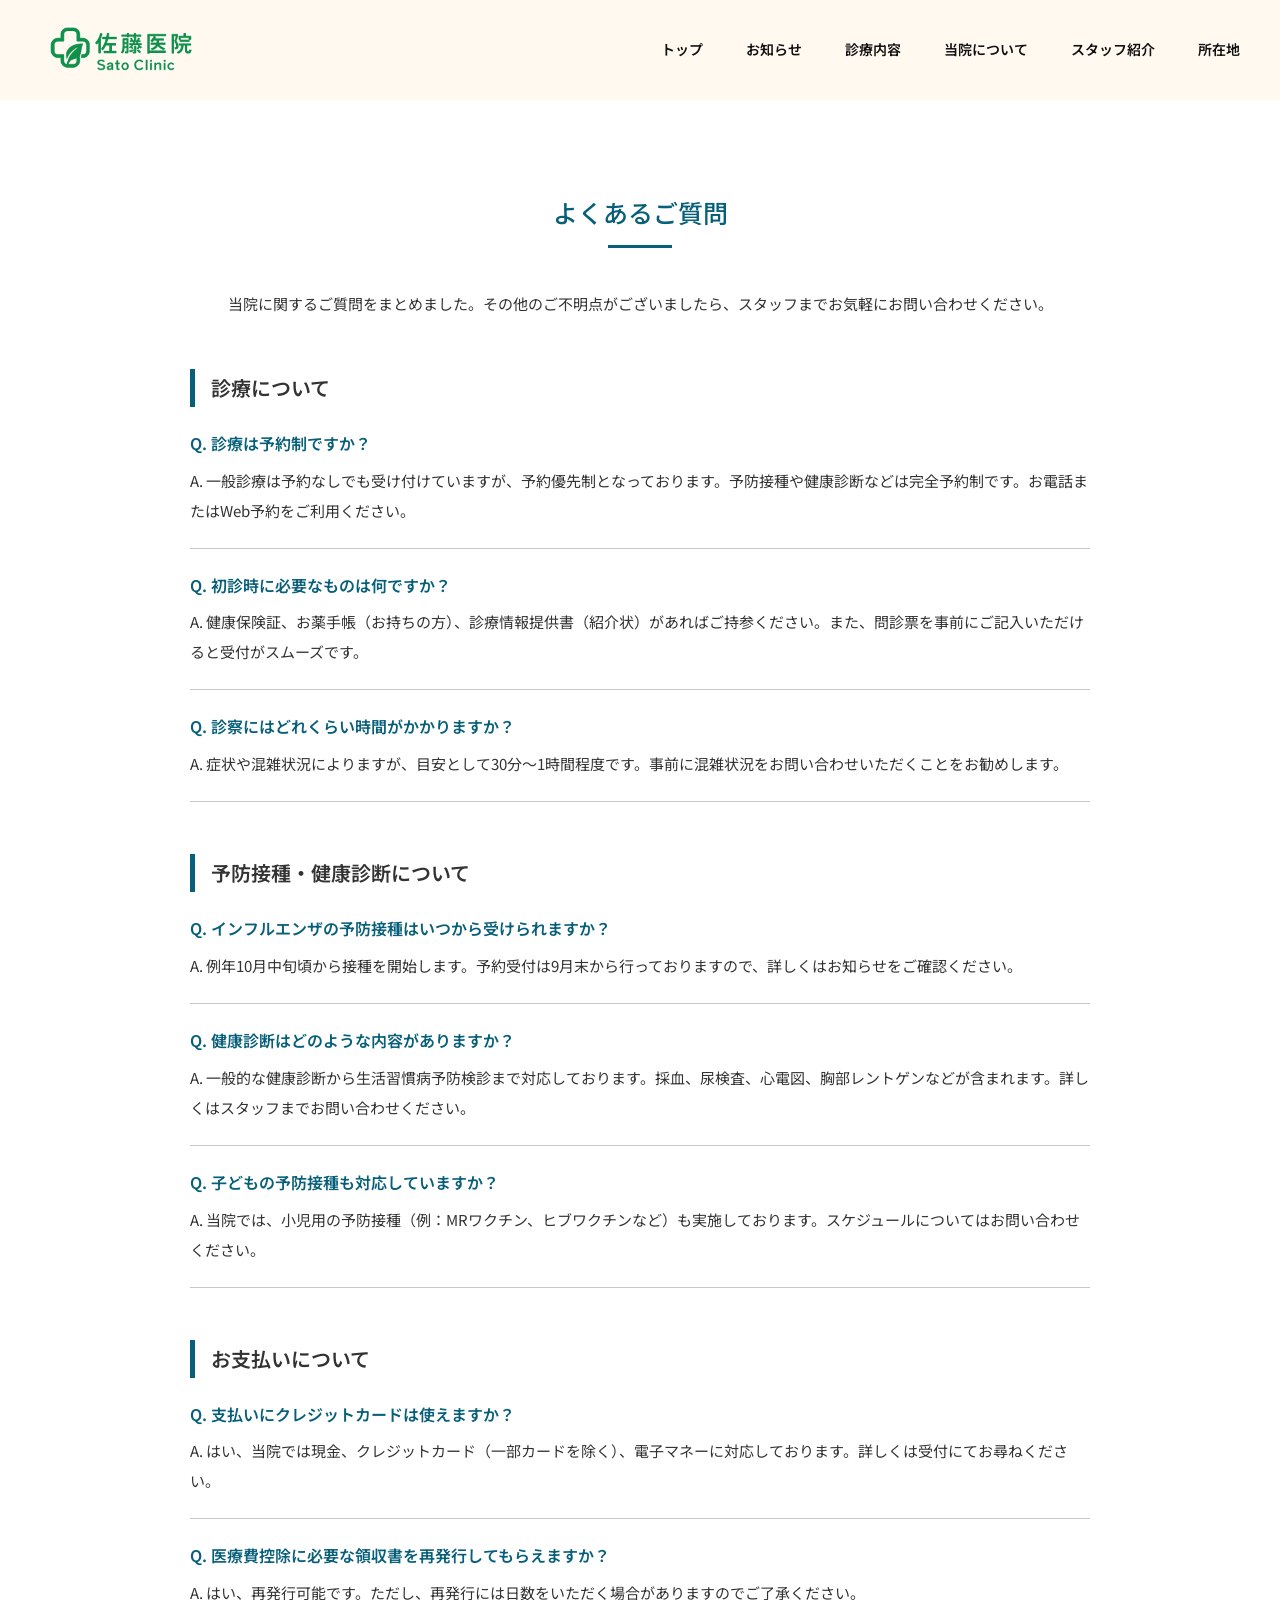
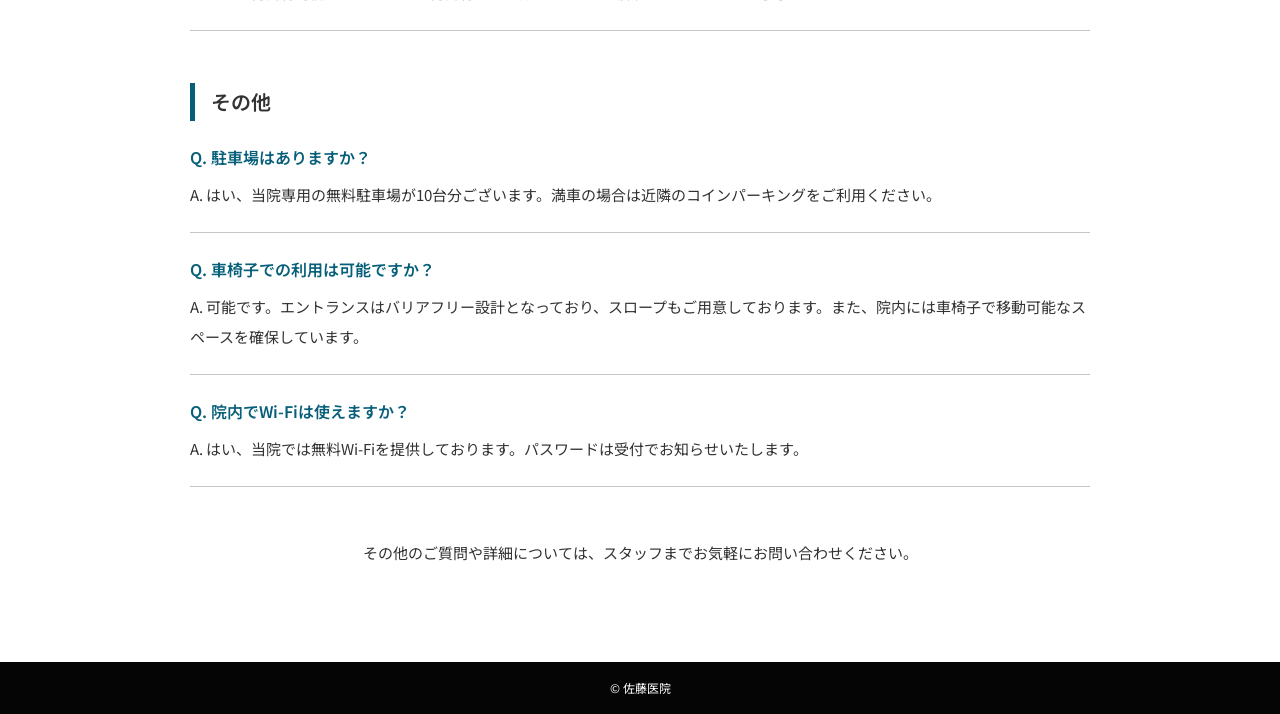
<file: faq.html>
<!DOCTYPE html>
<html lang="ja">
<head>
  <meta charset="UTF-8"><meta name="viewport" content="width=device-width, initial-scale=1.0">
  <title>よくあるご質問 | 佐藤医院</title>
  <link rel="preconnect" href="https://fonts.googleapis.com"><link rel="preconnect" href="https://fonts.gstatic.com" crossorigin>
  <link href="https://fonts.googleapis.com/css2?family=Noto+Sans+JP:wght@400;500;600;700&display=swap" rel="stylesheet"><link rel="stylesheet" href="./css/style.css">
</head>
<body>
  <header class="site-header"><div class="header-inner"><a class="logo" href="./index.html#top"><img src="./assets/Logo/logo.png" alt="佐藤医院"></a><nav class="global-nav" aria-label="メインナビゲーション"><a href="./index.html">トップ</a><a href="./news.html">お知らせ</a><a href="./medical.html">診療内容</a><a href="./about.html">当院について</a><a href="./index.html#staff">スタッフ紹介</a><a href="./index.html#access">所在地</a></nav></div></header>
  <main><section class="section faq-page"><div class="container"><h1 class="section-title">よくあるご質問</h1><p class="faq-intro">当院に関するご質問をまとめました。その他のご不明点がございましたら、スタッフまでお気軽にお問い合わせください。</p><div class="faq-list">
    <section class="faq-category"><h2>診療について</h2><div class="faq-item"><h3>Q. 診療は予約制ですか？</h3><p>A. 一般診療は予約なしでも受け付けていますが、予約優先制となっております。予防接種や健康診断などは完全予約制です。お電話またはWeb予約をご利用ください。</p></div><div class="faq-item"><h3>Q. 初診時に必要なものは何ですか？</h3><p>A. 健康保険証、お薬手帳（お持ちの方）、診療情報提供書（紹介状）があればご持参ください。また、問診票を事前にご記入いただけると受付がスムーズです。</p></div><div class="faq-item"><h3>Q. 診察にはどれくらい時間がかかりますか？</h3><p>A. 症状や混雑状況によりますが、目安として30分〜1時間程度です。事前に混雑状況をお問い合わせいただくことをお勧めします。</p></div></section>
    <section class="faq-category"><h2>予防接種・健康診断について</h2><div class="faq-item"><h3>Q. インフルエンザの予防接種はいつから受けられますか？</h3><p>A. 例年10月中旬頃から接種を開始します。予約受付は9月末から行っておりますので、詳しくはお知らせをご確認ください。</p></div><div class="faq-item"><h3>Q. 健康診断はどのような内容がありますか？</h3><p>A. 一般的な健康診断から生活習慣病予防検診まで対応しております。採血、尿検査、心電図、胸部レントゲンなどが含まれます。詳しくはスタッフまでお問い合わせください。</p></div><div class="faq-item"><h3>Q. 子どもの予防接種も対応していますか？</h3><p>A. 当院では、小児用の予防接種（例：MRワクチン、ヒブワクチンなど）も実施しております。スケジュールについてはお問い合わせください。</p></div></section>
    <section class="faq-category"><h2>お支払いについて</h2><div class="faq-item"><h3>Q. 支払いにクレジットカードは使えますか？</h3><p>A. はい、当院では現金、クレジットカード（一部カードを除く）、電子マネーに対応しております。詳しくは受付にてお尋ねください。</p></div><div class="faq-item"><h3>Q. 医療費控除に必要な領収書を再発行してもらえますか？</h3><p>A. はい、再発行可能です。ただし、再発行には日数をいただく場合がありますのでご了承ください。</p></div></section>
    <section class="faq-category"><h2>その他</h2><div class="faq-item"><h3>Q. 駐車場はありますか？</h3><p>A. はい、当院専用の無料駐車場が10台分ございます。満車の場合は近隣のコインパーキングをご利用ください。</p></div><div class="faq-item"><h3>Q. 車椅子での利用は可能ですか？</h3><p>A. 可能です。エントランスはバリアフリー設計となっており、スロープもご用意しております。また、院内には車椅子で移動可能なスペースを確保しています。</p></div><div class="faq-item"><h3>Q. 院内でWi-Fiは使えますか？</h3><p>A. はい、当院では無料Wi-Fiを提供しております。パスワードは受付でお知らせいたします。</p></div></section>
  </div><p class="faq-footer-note">その他のご質問や詳細については、スタッフまでお気軽にお問い合わせください。</p></div></section></main><footer class="site-footer">© 佐藤医院</footer>
</body></html>
</file>
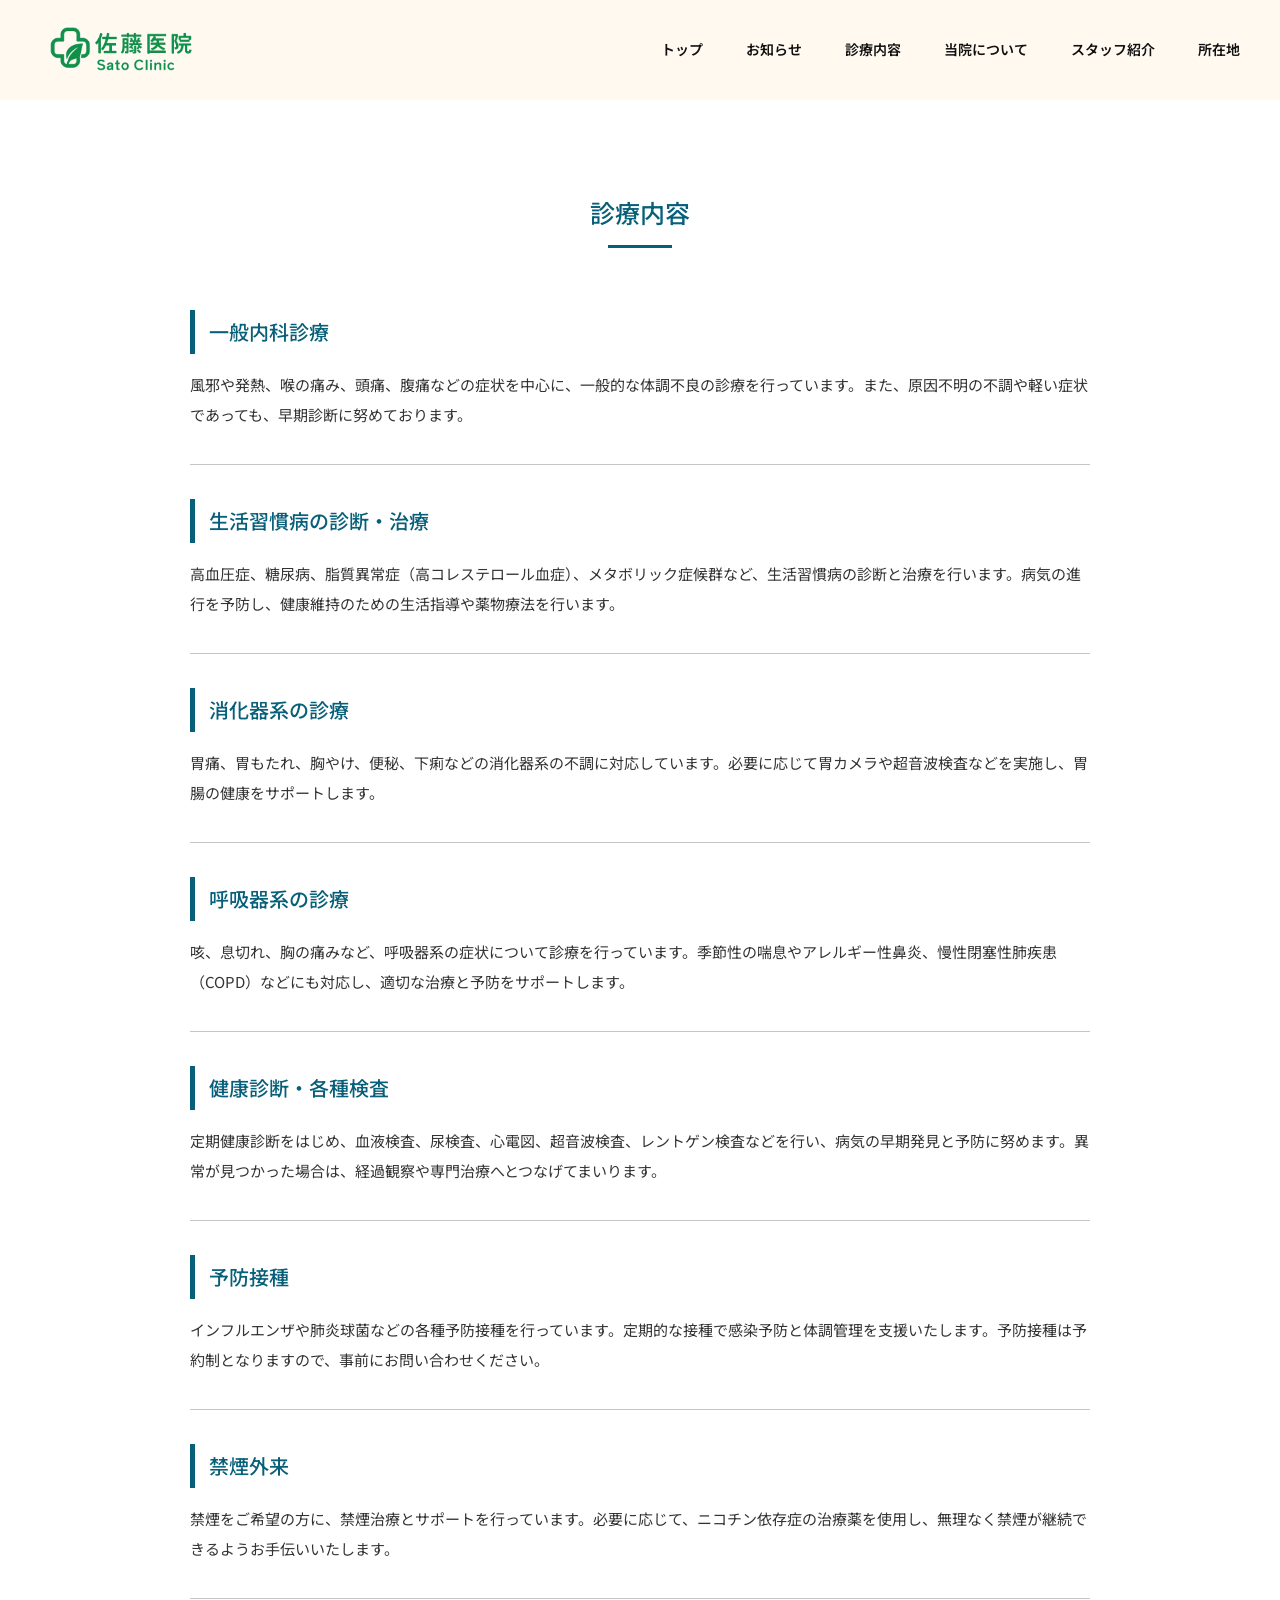
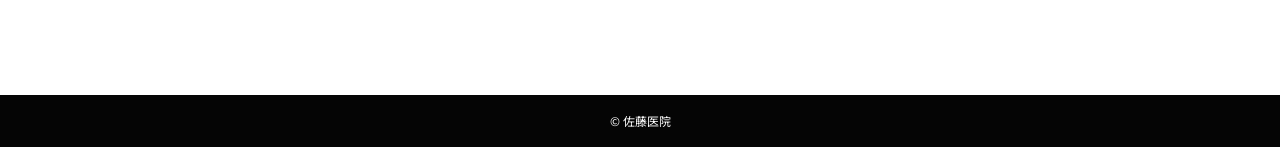
<file: medical.html>
<!DOCTYPE html>
<html lang="ja">
<head>
  <meta charset="UTF-8">
  <meta name="viewport" content="width=device-width, initial-scale=1.0">
  <title>診療内容 | 佐藤医院</title>
  <link rel="preconnect" href="https://fonts.googleapis.com">
  <link rel="preconnect" href="https://fonts.gstatic.com" crossorigin>
  <link href="https://fonts.googleapis.com/css2?family=Noto+Sans+JP:wght@400;500;600;700&display=swap" rel="stylesheet">
  <link rel="stylesheet" href="./css/style.css">
</head>
<body>
  <header class="site-header"><div class="header-inner"><a class="logo" href="./index.html"><img src="./assets/Logo/logo.png" alt="佐藤医院"></a><nav class="global-nav" aria-label="メインナビゲーション"><a href="./index.html">トップ</a><a href="./news.html">お知らせ</a><a href="./medical.html">診療内容</a><a href="./index.html#about">当院について</a><a href="./index.html#staff">スタッフ紹介</a><a href="./index.html#access">所在地</a></nav></div></header>
  <main><section class="section medical-page"><div class="container"><h1 class="section-title">診療内容</h1><div class="medical-page-list">
    <article><h2>一般内科診療</h2><p>風邪や発熱、喉の痛み、頭痛、腹痛などの症状を中心に、一般的な体調不良の診療を行っています。また、原因不明の不調や軽い症状であっても、早期診断に努めております。</p></article>
    <article><h2>生活習慣病の診断・治療</h2><p>高血圧症、糖尿病、脂質異常症（高コレステロール血症）、メタボリック症候群など、生活習慣病の診断と治療を行います。病気の進行を予防し、健康維持のための生活指導や薬物療法を行います。</p></article>
    <article><h2>消化器系の診療</h2><p>胃痛、胃もたれ、胸やけ、便秘、下痢などの消化器系の不調に対応しています。必要に応じて胃カメラや超音波検査などを実施し、胃腸の健康をサポートします。</p></article>
    <article><h2>呼吸器系の診療</h2><p>咳、息切れ、胸の痛みなど、呼吸器系の症状について診療を行っています。季節性の喘息やアレルギー性鼻炎、慢性閉塞性肺疾患（COPD）などにも対応し、適切な治療と予防をサポートします。</p></article>
    <article><h2>健康診断・各種検査</h2><p>定期健康診断をはじめ、血液検査、尿検査、心電図、超音波検査、レントゲン検査などを行い、病気の早期発見と予防に努めます。異常が見つかった場合は、経過観察や専門治療へとつなげてまいります。</p></article>
    <article><h2>予防接種</h2><p>インフルエンザや肺炎球菌などの各種予防接種を行っています。定期的な接種で感染予防と体調管理を支援いたします。予防接種は予約制となりますので、事前にお問い合わせください。</p></article>
    <article><h2>禁煙外来</h2><p>禁煙をご希望の方に、禁煙治療とサポートを行っています。必要に応じて、ニコチン依存症の治療薬を使用し、無理なく禁煙が継続できるようお手伝いいたします。</p></article>
  </div></div></section></main><footer class="site-footer">© 佐藤医院</footer>
<script>document.querySelectorAll('a[href="./index.html#about"]').forEach((link) => { link.href = './about.html'; });</script>
</body></html>
</file>
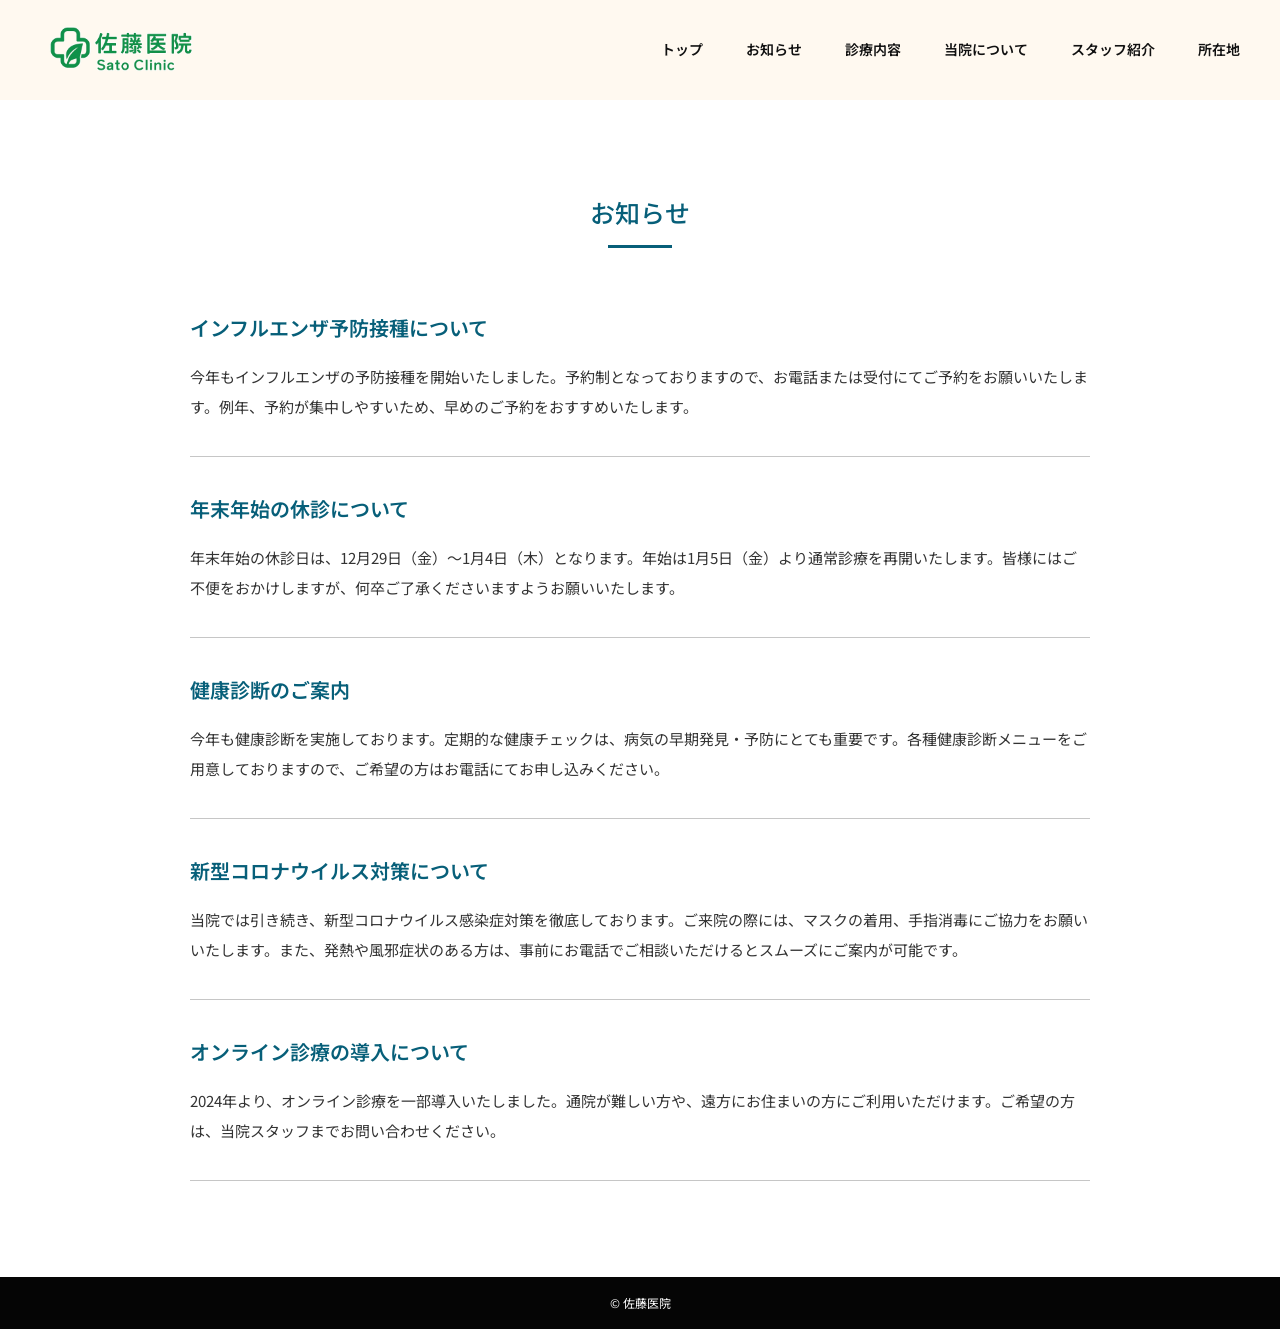
<file: news.html>
<!DOCTYPE html>
<html lang="ja">
<head>
  <meta charset="UTF-8">
  <meta name="viewport" content="width=device-width, initial-scale=1.0">
  <title>お知らせ | 佐藤医院</title>
  <link rel="preconnect" href="https://fonts.googleapis.com">
  <link rel="preconnect" href="https://fonts.gstatic.com" crossorigin>
  <link href="https://fonts.googleapis.com/css2?family=Noto+Sans+JP:wght@400;500;600;700&display=swap" rel="stylesheet">
  <link rel="stylesheet" href="./css/style.css">
</head>
<body>
  <header class="site-header">
    <div class="header-inner">
      <a class="logo" href="./index.html#top"><img src="./assets/Logo/logo.png" alt="佐藤医院"></a>
      <nav class="global-nav" aria-label="メインナビゲーション">
        <a href="./index.html">トップ</a><a href="./news.html">お知らせ</a><a href="./medical.html">診療内容</a><a href="./index.html#about">当院について</a><a href="./index.html#staff">スタッフ紹介</a><a href="./index.html#access">所在地</a>
      </nav>
    </div>
  </header>
  <main>
    <section class="section news-page">
      <div class="container">
        <h1 class="section-title">お知らせ</h1>
        <div class="news-page-list">
          <article id="news-1">
            <h2>インフルエンザ予防接種について</h2>
            <p>今年もインフルエンザの予防接種を開始いたしました。予約制となっておりますので、お電話または受付にてご予約をお願いいたします。例年、予約が集中しやすいため、早めのご予約をおすすめいたします。</p>
          </article>
          <article id="news-2">
            <h2>年末年始の休診について</h2>
            <p>年末年始の休診日は、12月29日（金）〜1月4日（木）となります。年始は1月5日（金）より通常診療を再開いたします。皆様にはご不便をおかけしますが、何卒ご了承くださいますようお願いいたします。</p>
          </article>
          <article id="news-3">
            <h2>健康診断のご案内</h2>
            <p>今年も健康診断を実施しております。定期的な健康チェックは、病気の早期発見・予防にとても重要です。各種健康診断メニューをご用意しておりますので、ご希望の方はお電話にてお申し込みください。</p>
          </article>
          <article id="news-4">
            <h2>新型コロナウイルス対策について</h2>
            <p>当院では引き続き、新型コロナウイルス感染症対策を徹底しております。ご来院の際には、マスクの着用、手指消毒にご協力をお願いいたします。また、発熱や風邪症状のある方は、事前にお電話でご相談いただけるとスムーズにご案内が可能です。</p>
          </article>
          <article id="news-5">
            <h2>オンライン診療の導入について</h2>
            <p>2024年より、オンライン診療を一部導入いたしました。通院が難しい方や、遠方にお住まいの方にご利用いただけます。ご希望の方は、当院スタッフまでお問い合わせください。</p>
          </article>
        </div>
      </div>
    </section>
  </main>
  <footer class="site-footer">© 佐藤医院</footer>
<script>document.querySelectorAll('a[href="./index.html#about"]').forEach((link) => { link.href = './about.html'; });</script>
</body>
</html>
</file>
<file: css/style.css>
:root{--blue:#075f79;--light:#e9edf0;--text:#333}
*{box-sizing:border-box}html{scroll-behavior:smooth}body{margin:0;min-width:1200px;color:var(--text);font-family:'Noto Sans JP',sans-serif;font-size:15px;line-height:1.8;background:#fff}img{display:block;max-width:100%}a{color:inherit;text-decoration:none}.container{width:1200px;margin:0 auto}.narrow{width:1080px}.site-header{height:100px;background:#fff}.header-inner{width:1200px;height:100%;margin:auto;display:flex;align-items:center;justify-content:space-between}.logo img{width:165px;height:auto}.global-nav{display:flex;gap:43px;font-size:14px;font-weight:600}.global-nav a{padding:10px 0}.hero{height:660px;position:relative;overflow:hidden}.hero>img{width:100%;height:100%;object-fit:cover;object-position:center 48%}.hero-copy{position:absolute;left:36px;top:16px;background:rgba(255,255,255,.88);font-weight:700;font-size:42px;line-height:1.15;padding:7px 14px}.hours-section{background:#eceff1;padding:55px 0 50px}.hours-table{width:100%;border-collapse:collapse;background:#fff;font-size:17px}.hours-table th,.hours-table td{height:58px;border-bottom:1px solid #999;text-align:center}.hours-table thead th{background:#f7fbfc;border-top:1px solid #999}.hours-table th:first-child{width:300px;text-align:left;padding-left:26px}.hours-note{text-align:center;font-size:13px;line-height:1.45;margin-top:26px}.hours-note p{margin:3px 0}.photo-strip{height:350px;display:grid;grid-template-columns:repeat(3,1fr);overflow:hidden}.photo-strip img{width:100%;height:100%;object-fit:cover}.section{padding:65px 0 80px}.section-gray{background:#eee}.section-title{margin:0 0 62px;text-align:center;border:3px solid var(--blue);background:#f8fdff;color:var(--blue);font-size:25px;font-weight:500;line-height:1.35}.news-layout{display:grid;grid-template-columns:400px 1fr;gap:65px;align-items:start}.news-photo{width:400px;height:460px;object-fit:cover}.news-list{padding-top:3px}.news-list>a{display:block;padding:24px 0;border-bottom:1px solid #c6c6c6;font-size:17px;font-weight:600}.align-right{text-align:right}.button{display:inline-block;background:var(--blue);color:#fff;font-size:13px;font-weight:600;padding:7px 22px;margin-top:32px}.greeting-layout{display:grid;grid-template-columns:420px 1fr;gap:55px;align-items:start}.doctor-card img{width:420px;height:480px;object-fit:cover;object-position:center}.doctor-card strong{display:block;text-align:center;color:#20708d;font-size:22px;margin-top:8px}.greeting-text{font-size:15px}.greeting-text p{margin:0 0 18px}.signature{text-align:right;font-weight:600}.medical-list{display:flex;flex-direction:column;gap:72px}.medical-row{display:grid;grid-template-columns:400px 1fr;gap:70px;align-items:center}.medical-row.reverse{grid-template-columns:1fr 400px}.medical-row.reverse img{grid-column:2;grid-row:1}.medical-row.reverse div{grid-column:1;grid-row:1}.medical-row img{width:400px;height:290px;object-fit:cover}.medical-row h3{font-size:20px;font-weight:500;margin:0 0 24px;padding:5px 18px;text-align:center;border-bottom:3px solid #8ac0d3;background:#fff}.medical-row p{margin:0;font-size:15px}.about-layout{display:grid;grid-template-columns:430px 1fr;gap:70px;align-items:start}.about-layout img{width:430px;height:345px;object-fit:cover}.about-layout p{font-size:16px;margin:8px 0 0}.staff-intro{text-align:center;margin:-20px 0 60px;font-size:15px}.staff-list{display:flex;flex-direction:column;gap:48px}.staff-row{display:grid;grid-template-columns:360px 1fr;gap:60px;align-items:center}.staff-row.reverse{grid-template-columns:1fr 360px}.staff-row.reverse img{grid-column:2;grid-row:1}.staff-row.reverse div{grid-column:1;grid-row:1}.staff-row img{width:360px;height:285px;object-fit:cover}.staff-row h3{font-size:20px;margin:0 0 18px}.staff-row ul{margin:0;padding-left:18px}.staff-row li{margin:6px 0}.access-layout{display:grid;grid-template-columns:530px 1fr;gap:70px;align-items:start}.access-layout>img{width:530px;height:445px;object-fit:cover}.access-text h3{font-size:20px;margin:10px 0 8px}.access-text p{margin:0 0 30px;line-height:2}.bottom-hours{padding-top:52px}.subjects{text-align:center;padding-top:52px;padding-bottom:100px}.subjects .section-title{margin-bottom:35px}.subjects p{margin:12px 0;font-size:16px}.subject-note{margin-top:38px!important}.site-footer{height:52px;background:#050505;color:#fff;display:flex;align-items:center;justify-content:center;font-size:12px}
.hours-table thead th{background:#EAF4F8}
.hours-table{border-left:1px solid #999;border-right:1px solid #999}
.hours-table th:not(:last-child),.hours-table td:not(:last-child){border-right:1px solid #999}
.hero-copy{border-radius:8px}
.button{border-radius:8px}
.greeting-layout{align-items:stretch}
.greeting-text{display:flex;flex-direction:column}
.greeting-text .signature{margin:auto 0 0}
.greeting-text>p:not(.signature){margin-bottom:24px}
.medical-row h3{border:3px solid #8ac0d3}
.greeting-text>p:first-child{margin-top:-4px}
.reveal-section{opacity:0;transform:translateY(20px);transition:opacity .8s ease,transform .8s ease}.reveal-section.is-visible{opacity:1;transform:translateY(0)}
@media (prefers-reduced-motion:reduce){.reveal-section{opacity:1;transform:none;transition:none}}
.site-header{background:#EAF4F8}
.news-layout{align-items:stretch}
.news-list{display:flex;flex-direction:column;padding-top:0}
.news-list>.align-right{margin-top:auto}
.news-list{margin-top:0;margin-bottom:0}
.news-list>a:first-child{margin-top:0;padding-top:0}
.news-list>.align-right{margin-bottom:0;padding-bottom:0}
.about-layout{align-items:stretch}
.about-layout>div{display:flex;flex-direction:column}
.about-layout>div>p:first-child{margin-top:0}
.about-layout .align-right{margin-top:auto;margin-bottom:0}
.photo-dots .photo-dot.active{background:var(--blue)}
@media (max-width:768px){body{min-width:0}.container,.narrow{width:100%;max-width:100%;margin:0;padding-left:20px;padding-right:20px}.header-inner{width:100%;padding:0 20px}.global-nav{gap:14px;flex-wrap:wrap;font-size:12px}.hero{height:440px}.hero-copy{left:20px;right:20px;top:16px;font-size:30px;white-space:normal}.hours-table{width:100%;table-layout:fixed;font-size:12px}.hours-table th:first-child{width:auto;padding-left:4px}.hours-table th,.hours-table td{height:48px;padding-left:2px;padding-right:2px}.photo-strip{height:auto;display:flex;overflow-x:auto;scroll-snap-type:x mandatory;scrollbar-width:none}.photo-strip::-webkit-scrollbar{display:none}.photo-strip img{flex:0 0 100%;width:100%;height:260px;scroll-snap-align:start;object-fit:cover}.photo-dots{display:flex;justify-content:center;gap:8px;padding:12px 0}.photo-dots button{width:9px;height:9px;padding:0;border:0;border-radius:50%;background:#b8cbd2}.news-layout,.greeting-layout,.medical-row,.medical-row.reverse,.about-layout,.staff-row,.staff-row.reverse,.access-layout{display:flex;flex-direction:column;gap:28px}.news-photo,.doctor-card img,.medical-row img,.about-layout img,.staff-row img,.access-layout>img{width:100%;max-width:100%;height:auto}.news-list,.greeting-text,.about-layout>div{width:100%}.section{padding:44px 0 54px}.section-title{margin-bottom:36px;font-size:22px}}
@media (max-width:480px){.container,.narrow{padding-left:16px;padding-right:16px}.header-inner{padding:14px 16px;flex-direction:column;align-items:flex-start;min-height:76px}.hero{height:320px}.hero-copy{left:16px;right:16px;top:14px;font-size:24px;padding:6px 10px}.photo-strip img{height:220px}.hours-table{font-size:10px}.hours-table th,.hours-table td{height:42px}.section-title{font-size:20px}}
.news-page-list{max-width:900px;margin:0 auto}.news-page-list a{display:block;padding:24px 0;border-bottom:1px solid #c6c6c6;font-size:17px;font-weight:600}
.news-page-list article{padding:0 0 34px;margin:0 0 34px;border-bottom:1px solid #c6c6c6}.news-page-list article:last-child{margin-bottom:0}.news-page-list h2{margin:0 0 16px;color:var(--blue);font-size:20px;font-weight:600}.news-page-list p{margin:0;font-size:15px;line-height:2}
@media (max-width:768px){.news-page-list a{padding:18px 0;font-size:15px}}
.hours-table th:first-child{text-align:center;padding-left:0}
.about-page-list article{padding:0 0 42px;margin:0 0 42px;border-bottom:1px solid #c6c6c6}.about-page-list article:last-child{margin-bottom:0}.about-page-list h2{margin:0 0 20px;padding:4px 0 4px 16px;border-left:5px solid var(--blue);font-size:20px;font-weight:600;line-height:1.5}.about-page-list p{margin:0;font-size:15px;line-height:2}.about-subitems{margin-top:20px;padding-left:20px;border-left:2px solid #c6c6c6}.about-subitems p{margin:6px 0}.policy-list{display:grid;grid-template-columns:1fr 1fr;gap:14px 24px;margin-top:26px}.policy-list>div{padding:14px 16px;background:#f3f8fa}.policy-list h3,.about-staff-list h3{margin:0 0 6px;color:var(--blue);font-size:16px;font-weight:600}.policy-list p,.about-staff-list p{font-size:14px;line-height:1.8}.about-staff-list{display:grid;grid-template-columns:1fr 1fr;gap:28px 40px;margin-top:28px}.about-staff-list>div{min-width:0;padding-top:16px;border-top:1px solid #c6c6c6}.about-staff-list p{margin:6px 0}
 .about-staff-list>div{min-width:0}.about-staff-list img{display:block;width:100%;height:250px;object-fit:cover;object-position:center 35%;margin-bottom:16px}
@media (max-width:768px){.about-page-list article{padding-bottom:30px;margin-bottom:30px}.about-page-list h2{font-size:18px;margin-bottom:16px}.about-page-list p{font-size:14px}.policy-list,.about-staff-list{grid-template-columns:1fr;gap:16px}.policy-list{margin-top:20px}.about-staff-list{margin-top:22px}.about-subitems{padding-left:14px}}
.faq-intro{max-width:900px;margin:-20px auto 52px;text-align:center;font-size:15px}.faq-list{max-width:900px;margin:0 auto}.faq-category{margin:0 0 52px}.faq-category>h2{margin:0 0 22px;padding:4px 0 4px 16px;border-left:5px solid var(--blue);font-size:20px;font-weight:600;line-height:1.5}.faq-item{padding:0 0 22px;margin:0 0 22px;border-bottom:1px solid #c6c6c6}.faq-item h3{margin:0 0 8px;color:var(--blue);font-size:16px;font-weight:600;line-height:1.8}.faq-item p{margin:0;color:#333;font-size:15px;line-height:2}.faq-footer-note{max-width:900px;margin:0 auto;text-align:center;font-size:15px}
@media (max-width:768px){.faq-intro{margin:-10px auto 36px;text-align:left;font-size:14px}.faq-category{margin-bottom:36px}.faq-category>h2{font-size:18px;margin-bottom:18px}.faq-item{padding-bottom:18px;margin-bottom:18px}.faq-item h3{font-size:15px;line-height:1.7}.faq-item p,.faq-footer-note{font-size:14px;line-height:1.9}}
@media (max-width:768px){.about-staff-list img{height:220px}}
.medical-page-list{max-width:900px;margin:0 auto}.medical-page-list article{padding:0 0 34px;margin:0 0 34px;border-bottom:1px solid #c6c6c6}.medical-page-list article:last-child{margin-bottom:0}.medical-page-list h2{margin:0 0 16px;padding:8px 18px;border:3px solid #8ac0d3;background:#fff;text-align:center;color:var(--blue);font-size:20px;font-weight:500}.medical-page-list p{margin:0;font-size:15px;line-height:2}
@media (max-width:768px){.medical-page-list h2{font-size:18px;padding:7px 12px}.medical-page-list p{font-size:14px}}
.section{padding:96px 0}
.subjects{padding:96px 0}
@media (max-width:768px){.section{padding:56px 0}.subjects{padding:56px 0}}

/* Hero main copy */
.hero-copy{
  left:clamp(28px, 6vw, 96px);
  right:auto;
  top:24%;
  max-width:calc(100% - 48px);
  transform:translateY(-50%);
  padding:12px 72px 12px 30px;
  border-left:8px solid var(--blue);
  border-radius:0;
  background:linear-gradient(90deg, rgba(255,255,255,.88) 0%, rgba(255,255,255,.66) 58%, rgba(255,255,255,0) 100%);
  color:#171717;
  font-size:84px;
  font-weight:700;
  line-height:1.12;
  text-shadow:0 1px 10px rgba(255,255,255,.45);
}
@media (max-width:768px){
  .hero-copy{
    left:20px;
    right:16px;
    top:42%;
    max-width:none;
    padding:4px 28px 4px 16px;
    border-left-width:4px;
    font-size:34px;
    line-height:1.2;
    background:linear-gradient(90deg, rgba(255,255,255,.88) 0%, rgba(255,255,255,.58) 64%, rgba(255,255,255,0) 100%);
  }
}
@media (max-width:480px){
  .hero-copy{left:16px;right:16px;padding-right:20px;font-size:32px}
}

/* Preserve the existing header navigation color. */
.global-nav{color:#111}

/* Section headings: centered type with a short accent line. */
.section-title{
  position:relative;
  border:0;
  background:transparent;
  padding:0 0 18px;
  color:var(--blue);
}
.section-title::after{
  content:"";
  position:absolute;
  left:50%;
  bottom:0;
  width:64px;
  height:3px;
  transform:translateX(-50%);
  background:var(--blue);
}
@media (max-width:768px){
  .section-title{padding-bottom:14px}
  .section-title::after{width:52px;height:3px}
}

/* Medical item headings and their detail link. */
.medical-row h3{
  margin:0 0 24px;
  padding:4px 0 4px 14px;
  border:0;
  border-left:5px solid var(--blue);
  background:transparent;
  text-align:left;
}
.medical-list + .align-right .button{
  margin-top:48px;
  padding:10px 30px;
  font-size:15px;
}
@media (max-width:768px){
  .medical-list + .align-right .button{margin-top:40px}
}

/* Keep all TOP-page CTA buttons at the medical CTA's size. */
.button{
  padding:10px 30px;
  font-size:15px;
}

/* Lower only the greeting body while keeping the signature anchored at bottom. */
.greeting-text>p:first-child{margin-top:28px}
@media (max-width:768px){
  .greeting-text>p:first-child{margin-top:20px}
}

/* Balance the about text and its CTA as one content block. */
.about-layout>div{justify-content:center}
.about-layout>div>p:first-child{margin-top:0}
.about-layout .align-right{margin-top:48px}
.about-layout .button{margin-top:0}
@media (max-width:768px){
  .about-layout .align-right{margin-top:40px}
}

/* Keep the left edge visible for the first two medical images. */
.medical-list .medical-row:first-child img,
.medical-list .medical-row:nth-child(2) img,
.medical-list .medical-row:nth-child(3) img{
  object-position:left center;
}
.medical-list .medical-row:nth-child(4) img{
  object-position:right center;
}

/* Keep the requested edge visible for the staff portraits. */
.staff-list .staff-row:nth-child(1) img,
.staff-list .staff-row:nth-child(2) img{
  object-position:right center;
}
.staff-list .staff-row:nth-child(4) img{
  object-position:left center;
}

/* Center the access two-column group without changing the map size. */
.access-layout{
  grid-template-columns:530px 450px;
  justify-content:center;
}

/* Access: map first, then the two information blocks below it. */
.access-layout{
  display:flex;
  flex-direction:column;
  align-items:center;
  gap:56px;
}
.access-layout>img{
  flex:none;
}
.access-text{
  width:100%;
  max-width:620px;
  display:grid;
  grid-template-columns:1fr 1fr;
  column-gap:80px;
  align-items:start;
}
.access-text h3:nth-of-type(1){grid-column:1;grid-row:1}
.access-text p:nth-of-type(1){grid-column:1;grid-row:2}
.access-text h3:nth-of-type(2){grid-column:2;grid-row:1}
.access-text p:nth-of-type(2){grid-column:2;grid-row:2}
@media (max-width:768px){
  .access-layout{gap:28px}
  .access-text{
    display:block;
    max-width:none;
  }
}

/* Give the access map the same visual scale as the main content areas. */
.access-layout>img{
  width:960px;
  max-width:100%;
  height:auto;
  object-fit:contain;
}
.access-text{
  max-width:960px;
  grid-template-columns:1fr 1fr;
  column-gap:120px;
  position:relative;
  padding:0 32px;
  justify-items:center;
}
.access-text::before{
  content:"";
  position:absolute;
  top:0;
  bottom:0;
  left:50%;
  width:5px;
  background:var(--blue);
}
.access-text h3,
.access-text p{
  width:100%;
  max-width:360px;
  text-align:center;
}
@media (max-width:768px){
  .access-layout>img{
    width:100%;
    max-width:100%;
    height:auto;
  }
  .access-text{
    max-width:none;
    padding:0;
    justify-items:stretch;
  }
  .access-text::before{display:none}
  .access-text h3,
  .access-text p{max-width:none}
}

/* Photo gallery pagination is for the mobile carousel only. */
.photo-dots{display:none}
@media (max-width:768px){
  .photo-dots{display:flex}
}

/* Keep all six navigation links visible on small screens. */
@media (max-width:768px){
  .site-header{height:auto}
}
@media (max-width:480px){
  .global-nav{
    width:100%;
    display:grid;
    grid-template-columns:repeat(3,minmax(0,1fr));
    gap:4px 10px;
    font-size:12px;
    text-align:center;
  }
  .global-nav a{padding:6px 0;white-space:nowrap}
}

/* Match medical detail headings to the TOP page treatment. */
.medical-page-list h2{
  padding:4px 0 4px 14px;
  border:0;
  border-left:5px solid var(--blue);
  background:transparent;
  text-align:left;
}
@media (max-width:768px){
  .medical-page-list h2{padding:4px 0 4px 14px}
}

@media (max-width:768px){
  .hero-copy{
    top:8px;
    transform:none;
  }
}

/* Two-column top hero */
.hero{height:660px;display:grid;grid-template-columns:380px minmax(0,1fr);background:#eaf6fa;overflow:hidden}
.hero-panel{padding:34px 28px 28px;background:#eaf6fa;color:#075f79;display:flex;flex-direction:column;min-width:0}.hero-panel-logo img{width:165px;height:auto}.hero-panel-copy{margin:28px 0 24px;color:#07508a;font-size:34px;font-weight:700;line-height:1.3}.hero-links{display:grid;grid-template-columns:repeat(2,minmax(0,1fr));gap:10px}.hero-links a{display:flex;align-items:center;justify-content:center;gap:7px;min-height:62px;padding:8px 5px;background:#fff;border-radius:10px;color:#07508a;font-size:14px;font-weight:600;text-align:center}.hero-links span{font-size:23px;line-height:1}.hero-hours{margin-top:auto;border-top:1px solid #b9dbe7;padding-top:14px}.hero-hours h2{margin:0 0 7px;font-size:18px}.hero-hours p{margin:2px 0;font-size:13px}.hero-hours small{display:block;margin-top:5px;font-size:11px}.hero-photo{min-width:0}.hero-photo img{width:100%;height:100%;object-fit:cover;object-position:center 48%}
@media (max-width:768px){.hero{height:auto;display:flex;flex-direction:column}.hero-panel{padding:26px 20px 22px}.hero-panel-logo img{width:145px}.hero-panel-copy{margin:20px 0 18px;font-size:30px}.hero-links{gap:8px}.hero-links a{min-height:54px;font-size:13px}.hero-hours{margin-top:22px}.hero-photo{height:360px}.hero-photo img{height:360px}}
@media (max-width:480px){.hero-panel{padding:22px 16px 20px}.hero-panel-copy{font-size:27px}.hero-links{gap:7px}.hero-links a{min-height:50px;font-size:12px}.hero-links span{font-size:20px}.hero-photo,.hero-photo img{height:280px}}
.hero-photo img{object-position:center 44%}.hero-hours .hours-table{width:100%;font-size:10px;background:transparent}.hero-hours .hours-table th,.hero-hours .hours-table td{height:28px;padding:1px 2px;border-color:#b9dbe7}.hero-hours .hours-table th:first-child{width:38%;padding-left:0;text-align:center}.hero-hours .hours-table thead th{background:transparent;border-top:0}.hero-hours .hours-note{margin-top:8px;text-align:left;font-size:9px;line-height:1.3}.hero-hours .hours-note p{margin:1px 0}
@media (max-width:768px){.hero-photo img{object-position:center 44%}.hero-hours .hours-table{font-size:10px}.hero-hours .hours-note{font-size:9px}}
.hero{height:720px}.hero-photo{position:relative;overflow:hidden}.hero-photo:before{content:"";position:absolute;z-index:1;left:-185px;top:-8%;width:285px;height:116%;border-radius:50%;background:#eaf6fa}.hero-photo:after{content:"";position:absolute;z-index:2;left:-8%;right:-8%;bottom:-13%;height:190px;border-radius:50% 50% 0 0 / 85% 85% 0 0;background:rgba(205,239,249,.86);transform:rotate(-3deg)}.hero-photo img{position:relative;z-index:0;object-position:center 44%}.hero-hours .hours-table{font-size:11px}.hero-hours .hours-table th,.hero-hours .hours-table td{height:30px}.hero-hours .hours-note{font-size:10px;line-height:1.4;margin-top:10px}.hero-hours .hours-note p{margin:2px 0}
@media (max-width:768px){.hero{height:auto}.hero-photo{height:360px}.hero-photo:before{display:none}.hero-photo:after{bottom:-8%;height:82px;transform:rotate(-2deg)}.hero-photo img{height:360px;object-position:center 44%}.hero-hours .hours-table{font-size:10px}.hero-hours .hours-note{font-size:9px}}
@media (max-width:480px){.hero-photo,.hero-photo img{height:280px}.hero-photo:after{height:58px}}
.hero-photo:before{left:-175px;width:265px}.hero-photo:after{bottom:-15%;height:132px;background:rgba(205,239,249,.72);transform:rotate(-2deg)}.hero-hours{padding-top:16px;padding-bottom:8px}.hero-hours .hours-table{font-size:10.5px}.hero-hours .hours-table th,.hero-hours .hours-table td{height:31px}.hero-hours .hours-note{font-size:10px;line-height:1.45;margin-top:11px;overflow:visible}.hero-hours .hours-note p{margin:2px 0;white-space:normal}
@media (max-width:768px){.hero-photo:after{bottom:-12%;height:70px}.hero-hours{padding-bottom:2px}.hero-hours .hours-note{font-size:9.5px}}
@media (max-width:480px){.hero-photo:after{height:50px}}
.site-header{background:#e3f2f7}.hero-panel{background:#dceff5}.hero-photo:before{background:#dceff5;left:-170px;width:255px}.hero-photo:after{bottom:-16%;height:126px;background:rgba(185,226,239,.62);transform:rotate(-1.5deg)}.hero-hours{border-top-color:#a9d2df}.hero-hours .hours-table th,.hero-hours .hours-table td{border-color:#a9d2df}
@media (max-width:768px){.hero-photo:after{bottom:-13%;height:66px;transform:rotate(-1deg)}}
@media (max-width:480px){.hero-photo:after{height:48px}}
.hero-hours-link{display:inline-block;margin-top:10px;color:#07508a;font-size:12px;font-weight:600;text-decoration:underline;text-underline-offset:3px}.hero-hours>p{font-size:13px}
@media (max-width:768px){.hero-hours-link{font-size:12px}.hero-hours>p{font-size:12px}}
.hero-hours h2{font-size:21px;margin-bottom:10px}.hero-hours>p{font-size:14px;line-height:1.7;margin:5px 0}.hero-hours-link{margin-top:14px;font-size:13px}
@media (max-width:768px){.hero-hours h2{font-size:19px;margin-bottom:8px}.hero-hours>p{font-size:13px;line-height:1.7;margin:4px 0}.hero-hours-link{margin-top:11px;font-size:12px}}
@media (min-width:769px){.hero-hours{margin-top:28px}.hero-hours h2{font-size:23px;margin-bottom:11px}.hero-hours>p{font-size:15px;line-height:1.8;margin:6px 0}.hero-hours-link{margin-top:15px;font-size:14px}}
@media (max-width:768px){.hero-hours{margin-top:20px}.hero-hours h2{font-size:20px}.hero-hours>p{font-size:13.5px;line-height:1.8;margin:5px 0}.hero-hours-link{margin-top:12px;font-size:12.5px}}
@media (min-width:769px){.hero-hours{margin-top:20px;padding-top:16px}.hero-hours>p{margin:5px 0}}
@media (max-width:768px){.hero-hours{margin-top:16px;padding-top:14px}.hero-hours>p{margin:4px 0}}
@media (min-width:769px){.hero-hours{margin-top:72px}}
@media (min-width:769px){.hero-hours{margin-top:84px;padding-top:20px;padding-bottom:20px}}
@media (min-width:769px){.hero-hours{padding-bottom:10px}}
.hero-hours{visibility:hidden}.hero-hours.is-compact{visibility:visible}
.hero-panel-logo{display:none}
.site-header{background:#fff9ee}.hero-panel-copy{font-family:'M PLUS 1p','Noto Sans JP',sans-serif;font-size:48px;font-weight:800;line-height:1.18}
@media (max-width:768px){.hero-panel-copy{font-size:38px;line-height:1.2}}
@media (max-width:480px){.hero-panel-copy{font-size:34px}}
@media (min-width:769px){.hero{height:800px}.hero-panel{padding-top:44px;padding-bottom:38px}.hero-panel-copy{margin-bottom:30px}.hero-links{gap:12px}.hero-hours{padding-top:20px;padding-bottom:14px}.hero-hours .hours-note{margin-top:13px}}
@media (min-width:769px){.hero-panel-copy{margin-bottom:58px}}
.hero-panel-copy{width:760px;font-size:clamp(76px,5vw,84px)}
@media (max-width:768px){.hero-panel-copy{width:auto;font-size:38px}}
@media (max-width:480px){.hero-panel-copy{font-size:34px}}
.site-header{background:#fff9f0}.header-inner{background:transparent}
.site-header,.header-inner{background:#fff6e8}.hero-panel-copy{position:relative;z-index:3;width:560px;max-width:none;white-space:nowrap;font-size:56px;line-height:1.16;text-shadow:0 1px 2px rgba(255,255,255,.35)}
@media (max-width:768px){.hero-panel-copy{width:auto;max-width:100%;white-space:normal;font-size:38px}}
@media (max-width:480px){.hero-panel-copy{font-size:34px}}
.site-header{background:#eef7fa}.hero-panel-copy{font-family:'Zen Kaku Gothic New','Noto Sans JP',sans-serif;font-weight:700}
.hero-panel-copy{margin-top:0}
@media (max-width:768px){.hero-panel-copy{margin-top:0}}
.hero-photo:before{left:-188px;top:-3%;width:276px;height:108%;border-radius:0 42% 56% 0 / 0 9% 91% 100%;background:#dceff5}
.hero-photo:after{bottom:-72px;height:182px;border-radius:50% 50% 0 0 / 72% 72% 0 0;background:#cdebf3;transform:rotate(-1.2deg);box-shadow:0 -22px 0 #e4f6fa}
@media (max-width:768px){.hero-photo:before{display:none}.hero-photo:after{bottom:-34px;height:94px;border-radius:50% 50% 0 0 / 70% 70% 0 0;background:#cdebf3;transform:rotate(-1deg);box-shadow:none}}
@media (max-width:480px){.hero-photo:after{height:64px;bottom:-24px}}
.hero-photo:after{left:0;right:0;bottom:-62px;height:178px;border-radius:0;background:#cdebf3;opacity:1;transform:none;box-shadow:none;clip-path:polygon(0 34%,8% 33%,16% 32%,24% 30%,32% 27%,40% 23%,48% 19%,56% 15%,64% 11%,72% 8%,80% 5%,88% 2%,100% 0,100% 100%,0 100%)}
.hero-photo{isolation:isolate}
@media (max-width:768px){.hero-photo:after{left:0;right:0;bottom:-28px;height:88px;background:#cdebf3;clip-path:polygon(0 28%,20% 25%,40% 20%,60% 14%,80% 7%,100% 0,100% 100%,0 100%)}}
@media (max-width:480px){.hero-photo:after{bottom:-20px;height:60px}}
.site-header{background:#fff9f0!important}.header-inner{background:transparent!important}
@media (min-width:769px){.hero-hours{padding-top:20px}}
@media (max-width:768px){.hero-hours{padding-top:14px}}
@media (min-width:769px){.hero-hours{margin-top:72px;padding-top:16px;padding-bottom:14px}}
@media (max-width:768px){.hero-hours{margin-top:20px;padding-top:14px;padding-bottom:2px}}
@media (min-width:769px){.hero-hours{margin-top:100px;padding-top:32px;padding-bottom:24px}.hero-hours h2{margin-bottom:14px}.hero-hours-link{margin-top:30px}}
.hero-panel-copy{width:900px;max-width:none;font-size:clamp(80px,7vw,100px);line-height:1.08;white-space:nowrap;letter-spacing:.02em}.hero-panel-copy br{display:none}
@media (max-width:768px){.hero-panel-copy{width:auto;max-width:100%;font-size:38px;line-height:1.2;white-space:normal}.hero-panel-copy br{display:block}}
@media (max-width:480px){.hero-panel-copy{font-size:34px}}
.hero-photo:before{left:-182px;width:270px;border-radius:0 38% 52% 0 / 0 8% 92% 100%}
@media (max-width:768px){.hero-photo:before{display:none}}
.hero-photo:before{border-radius:0 38% 68% 0 / 0 8% 92% 100%}
.hero-photo:after{display:none}.hero-wave{position:absolute;z-index:2;left:0;right:0;bottom:-1px;width:100%;height:178px;display:block;overflow:visible}.hero-photo:before{left:-188px;top:-3%;width:276px;height:108%;border-radius:0 42% 56% 0 / 0 9% 91% 100%;background:#dceff5}
@media (max-width:768px){.hero-wave{height:88px;bottom:-1px}.hero-photo:after{display:none}}
@media (max-width:480px){.hero-wave{height:60px}}
.hero-photo:after{bottom:-72px;height:182px;border-radius:50% 50% 0 0 / 72% 72% 0 0;background:rgba(185,226,239,.68);transform:rotate(-1.2deg);box-shadow:0 -22px 0 rgba(225,247,251,.72)}
@media (max-width:768px){.hero-photo:after{bottom:-34px;height:94px;border-radius:50% 50% 0 0 / 70% 70% 0 0;background:rgba(185,226,239,.62);transform:rotate(-1deg);box-shadow:none}}
@media (max-width:480px){.hero-photo:after{bottom:-24px;height:64px}}
.hero{visibility:hidden}.hero.hero-ready{visibility:visible}
.hero-photo:after{left:0;right:0;bottom:-62px;height:178px;border-radius:0;background:#cdebf3;opacity:1;transform:none;box-shadow:none;clip-path:polygon(0 38%,10% 37%,20% 35%,30% 32%,40% 28%,50% 23%,60% 18%,70% 13%,80% 8%,90% 4%,100% 0,100% 100%,0 100%)}
@media (max-width:768px){.hero-photo:after{left:0;right:0;bottom:-28px;height:88px;border-radius:0;background:#cdebf3;opacity:1;transform:none;box-shadow:none;clip-path:polygon(0 30%,20% 27%,40% 22%,60% 16%,80% 8%,100% 0,100% 100%,0 100%)}}
@media (max-width:480px){.hero-photo:after{bottom:-20px;height:60px}}
.site-header{background:#fff9f0!important}.header-inner{background:transparent!important}
</file>
